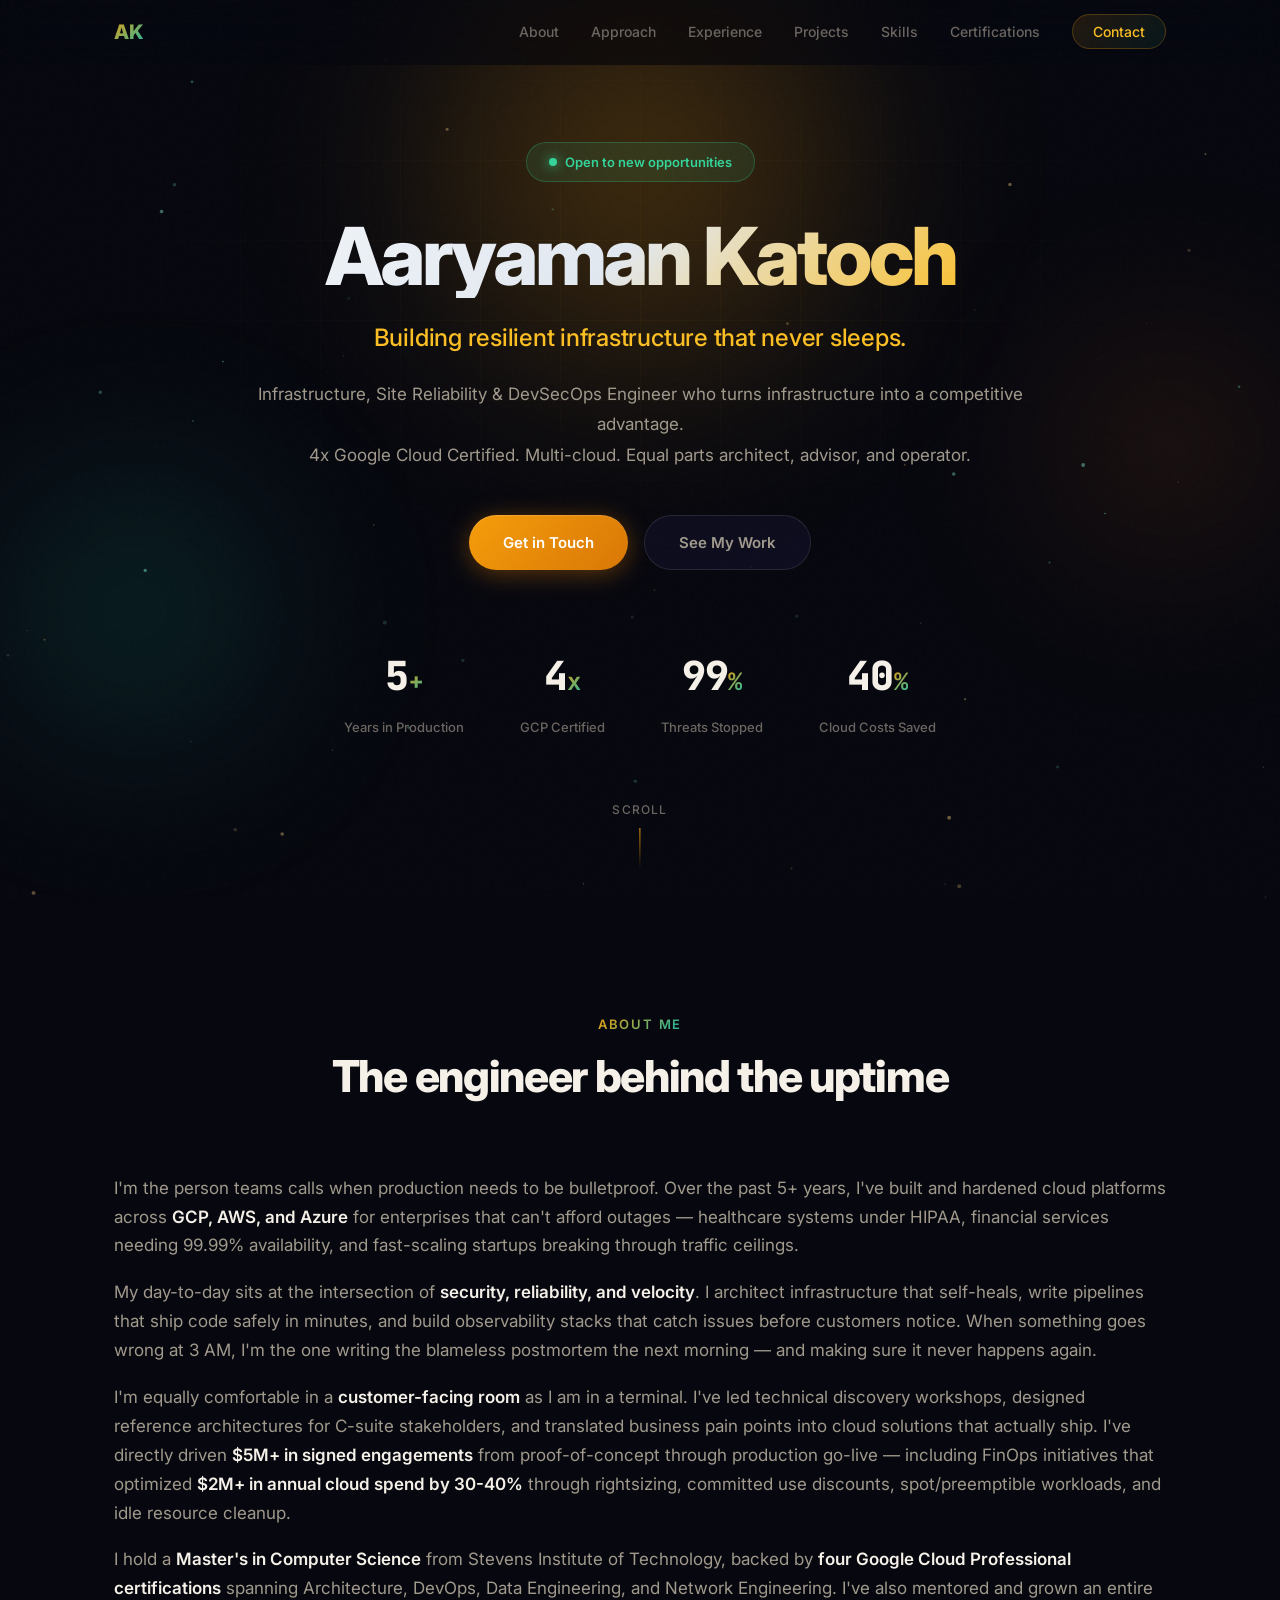
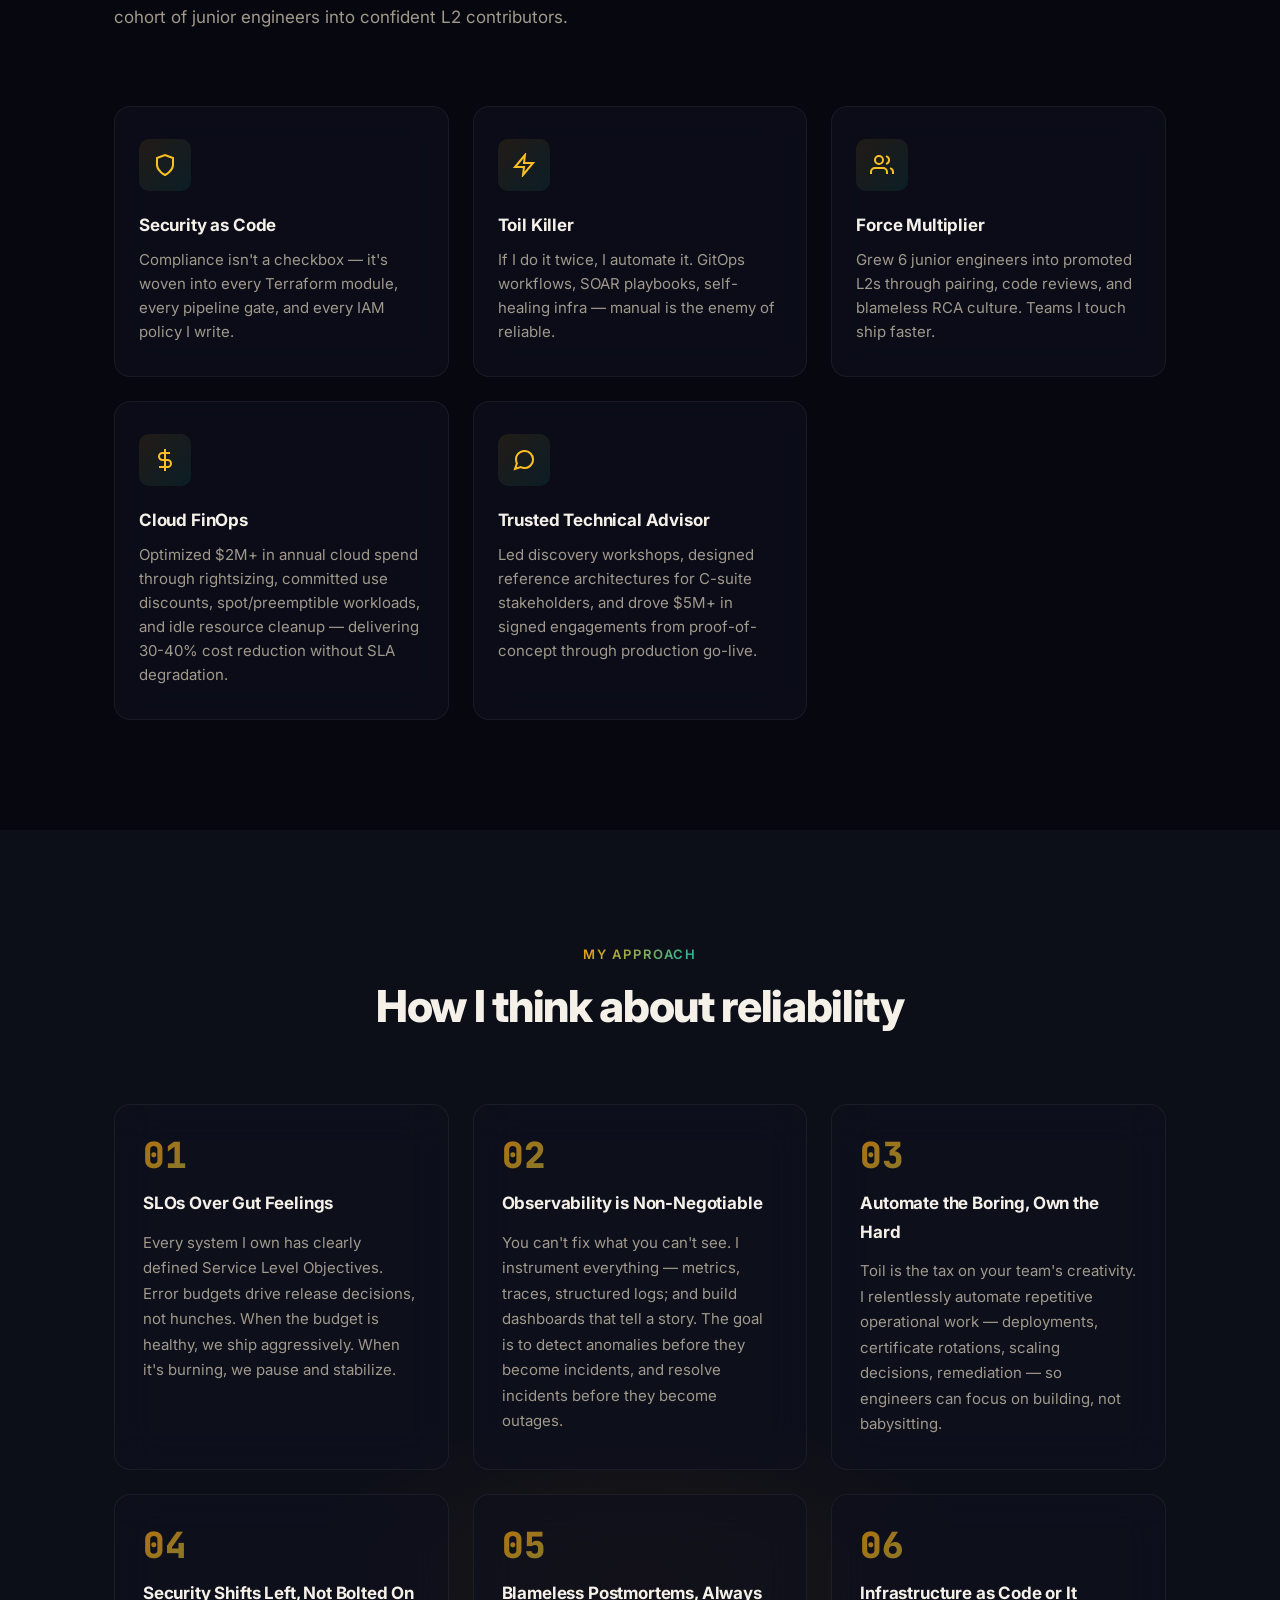
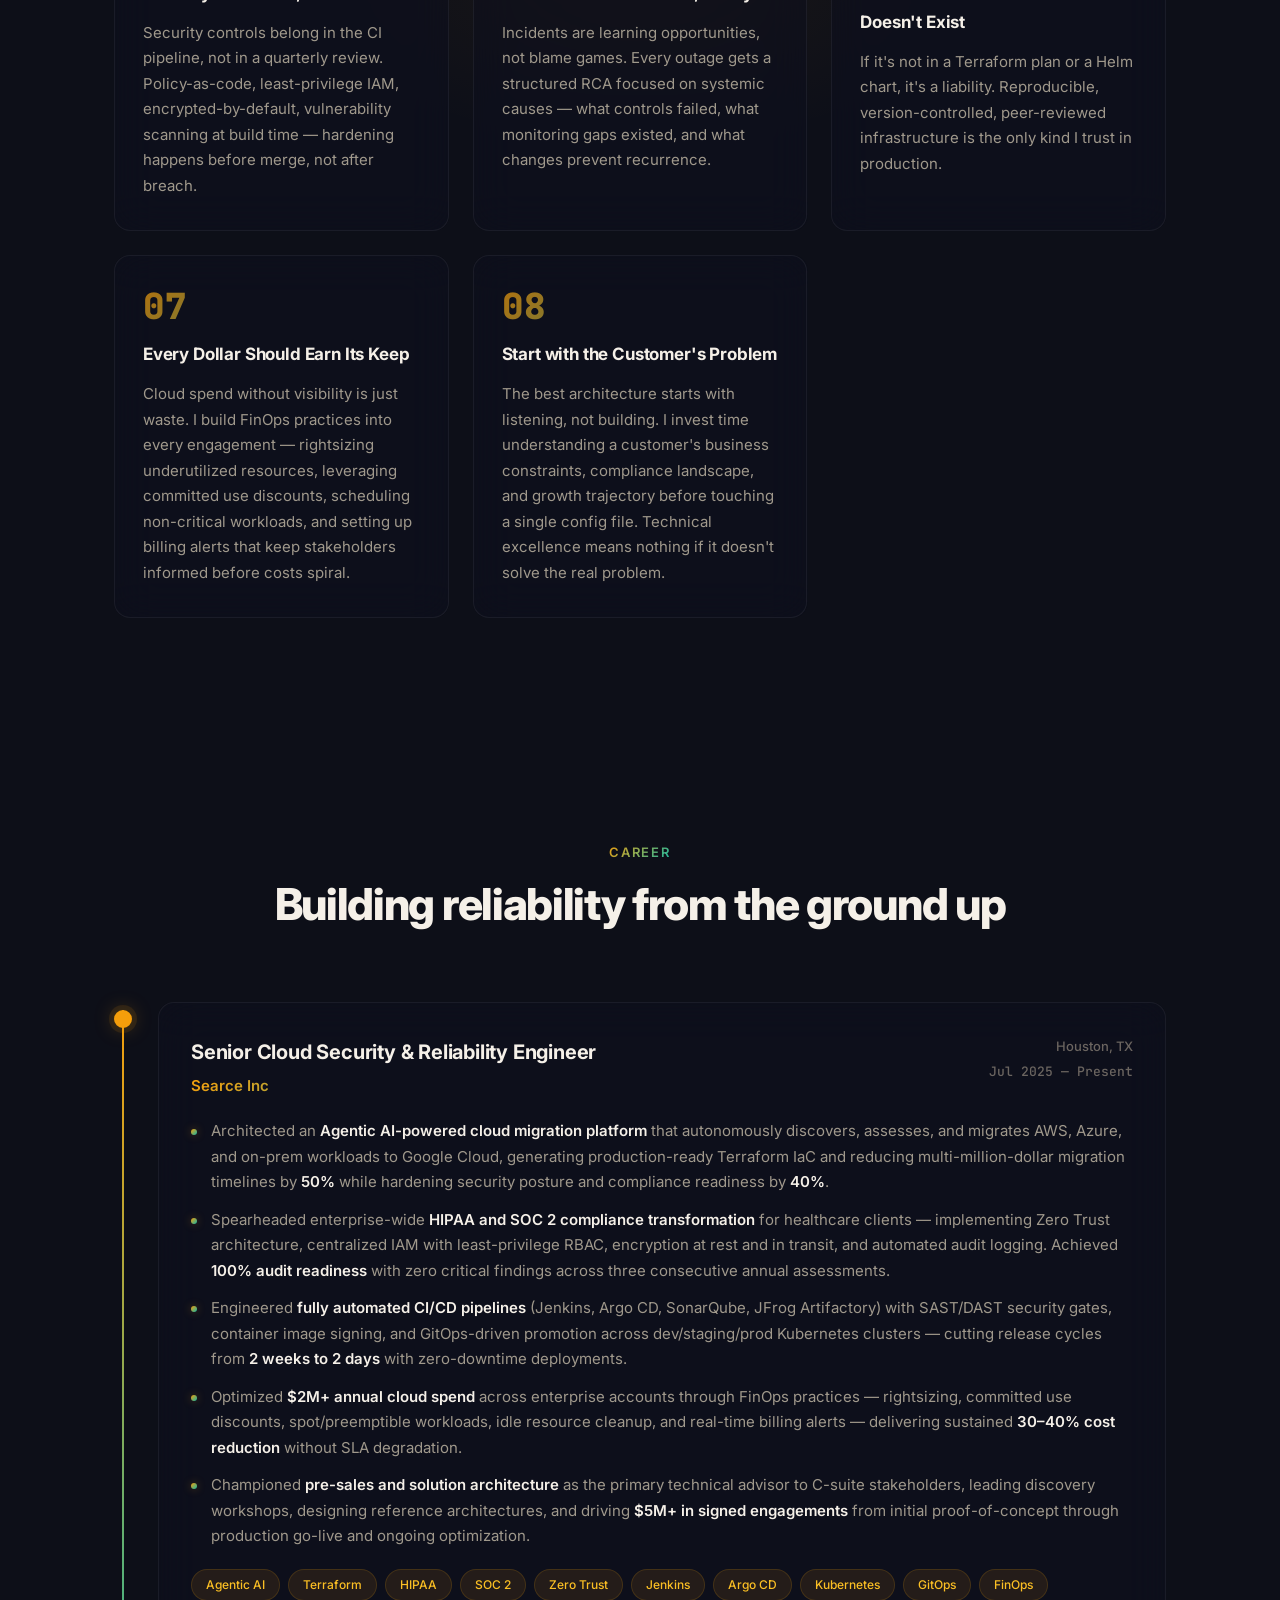
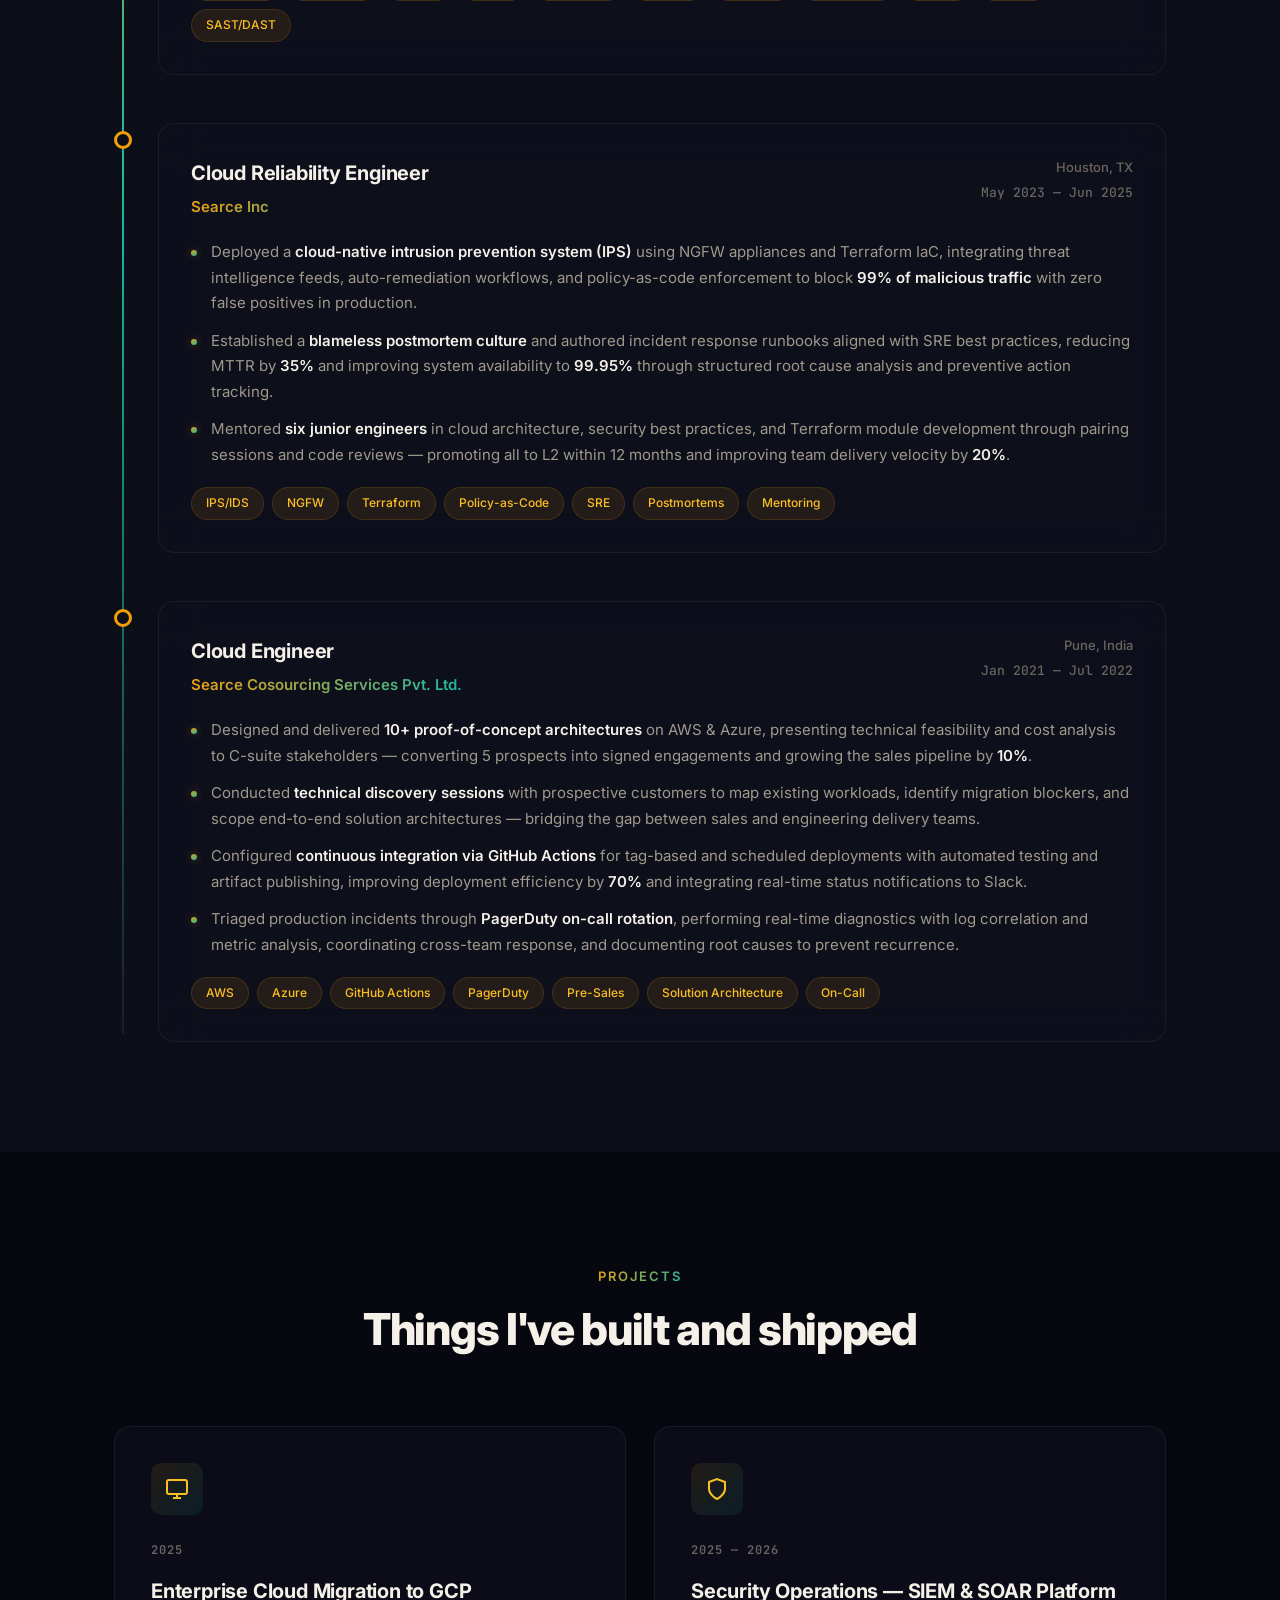
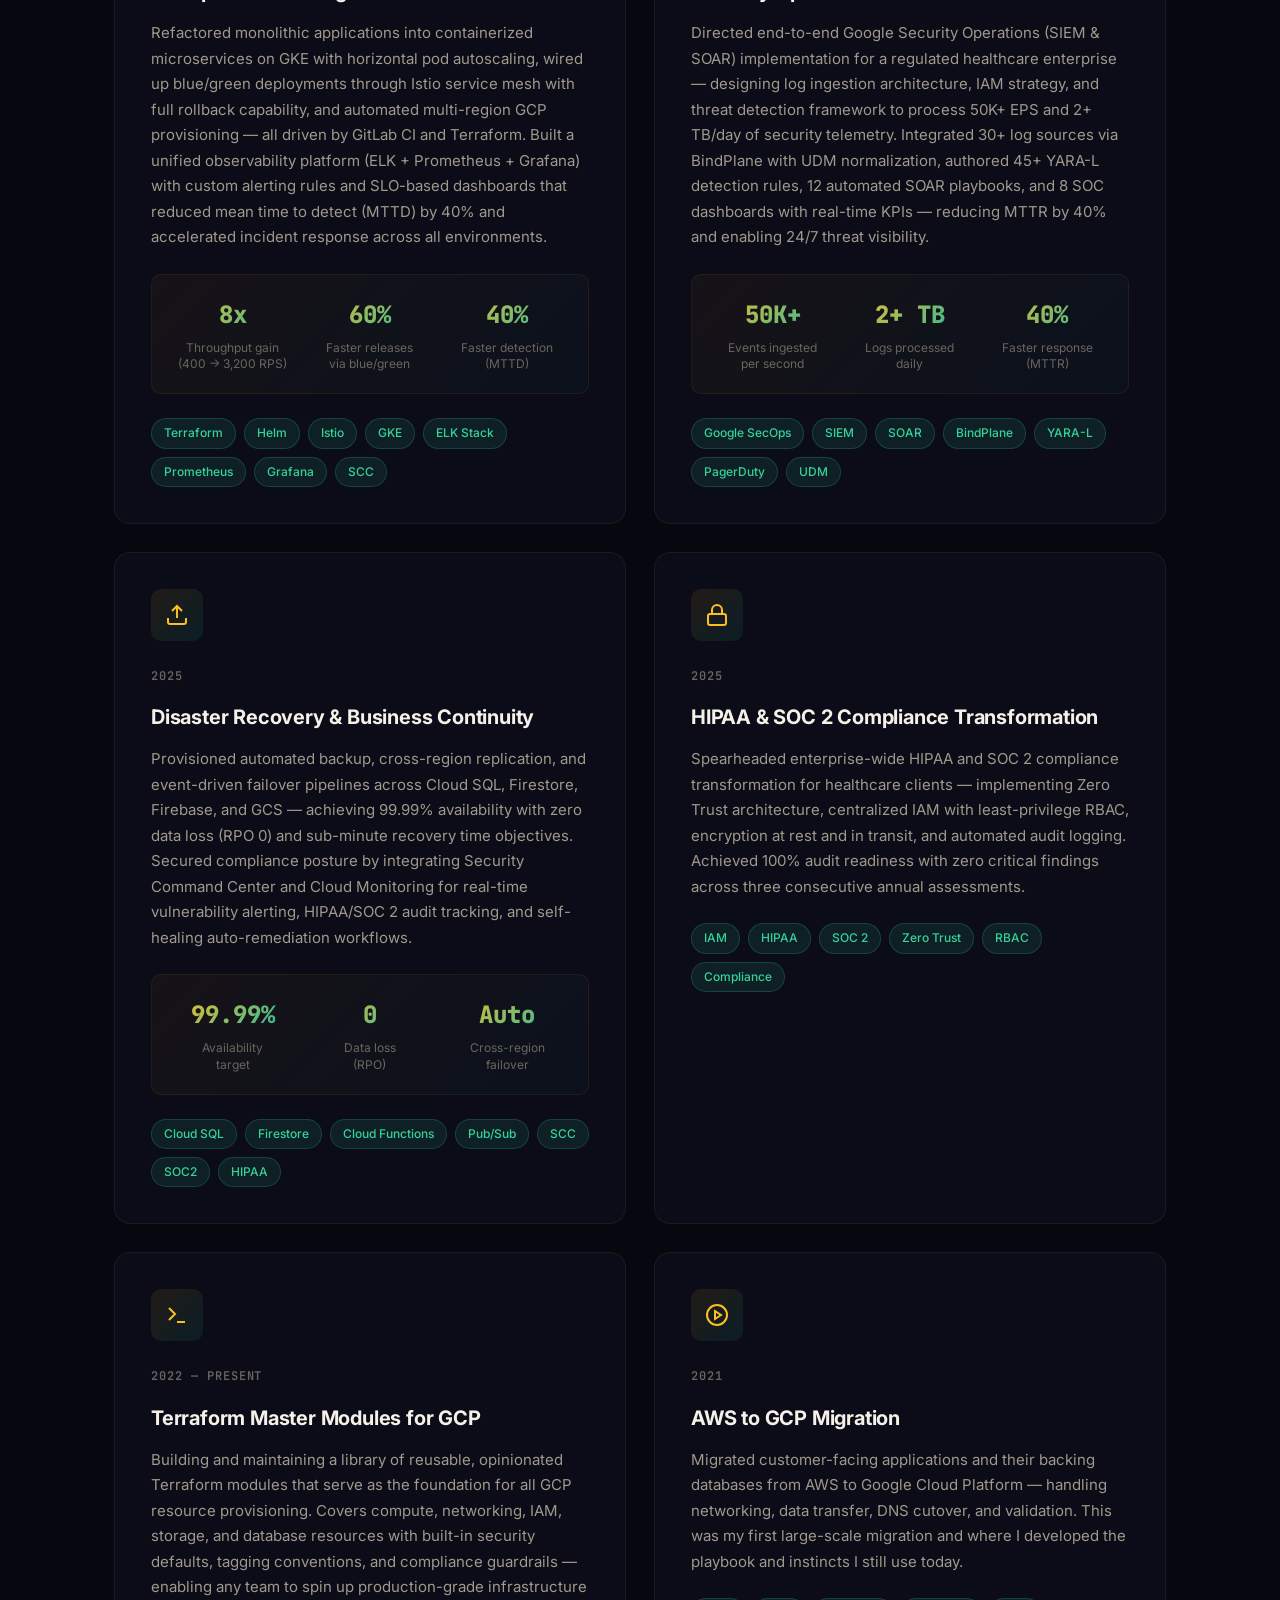
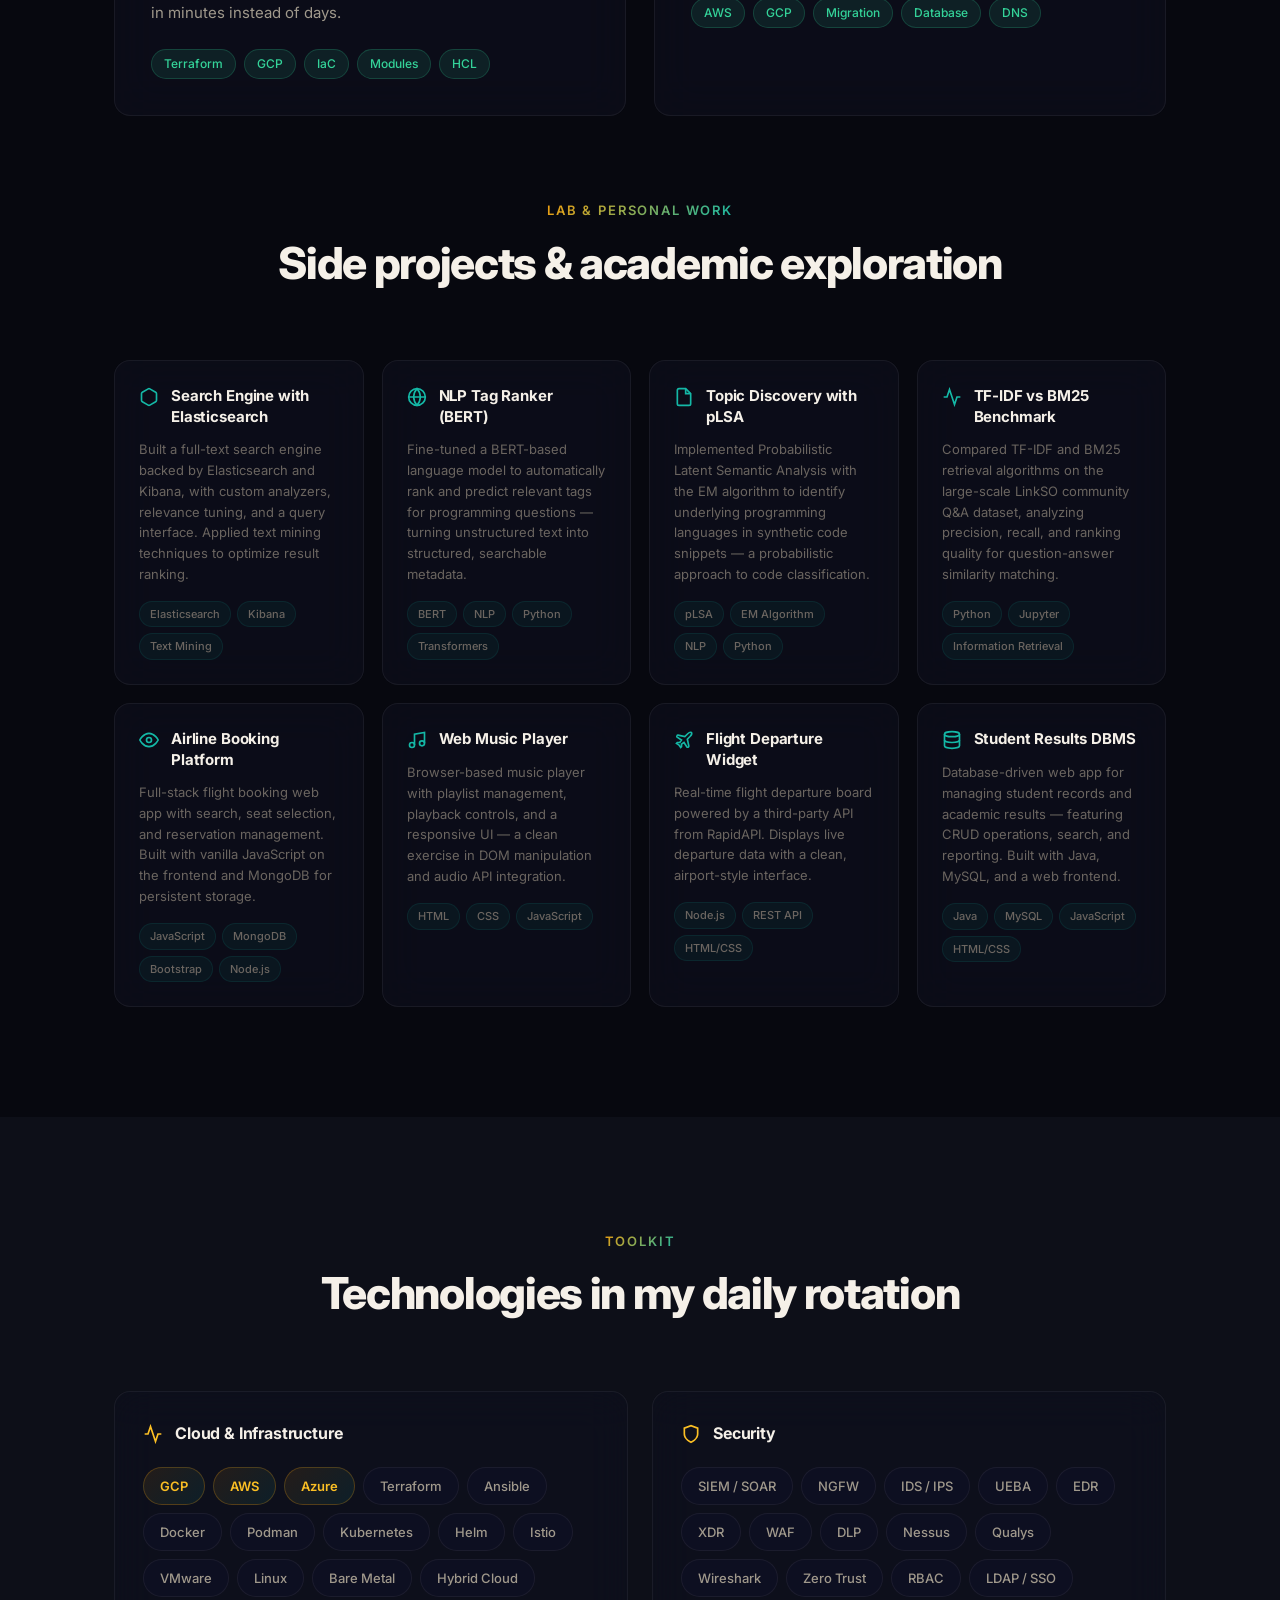
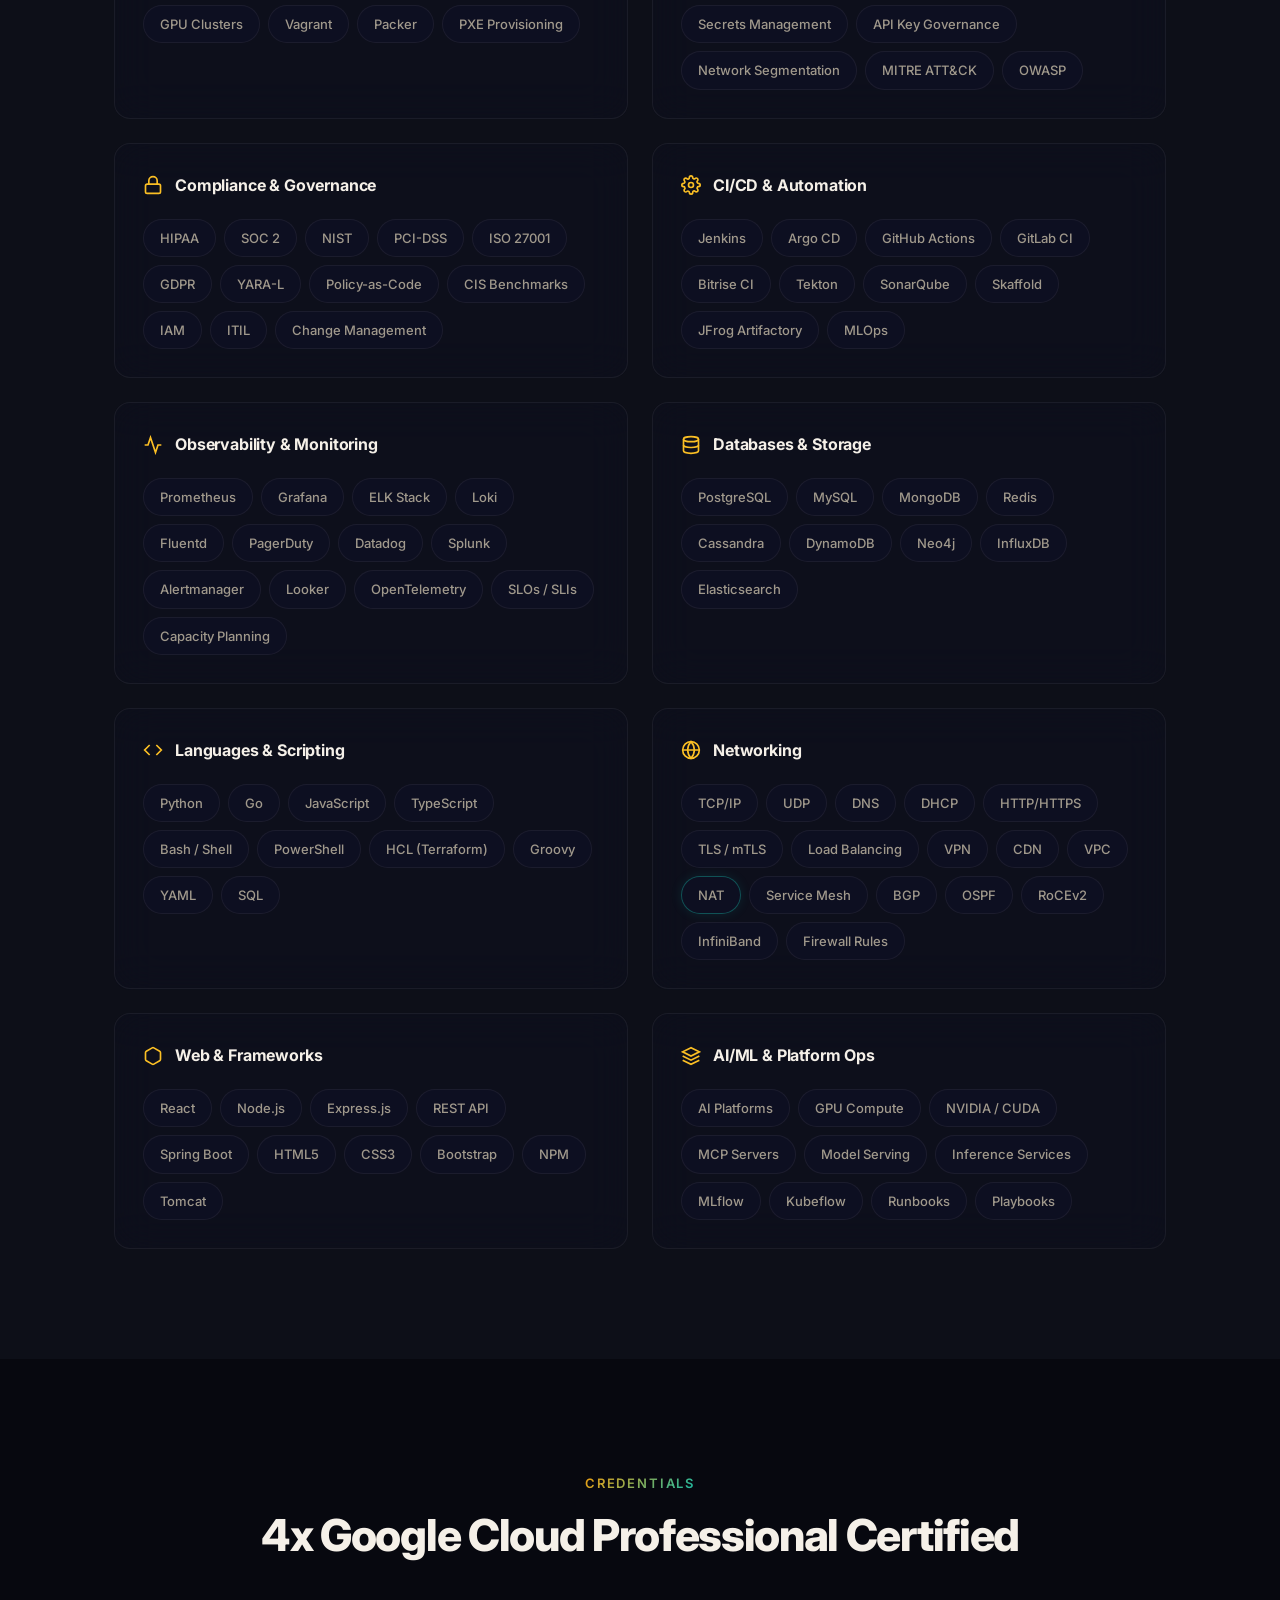
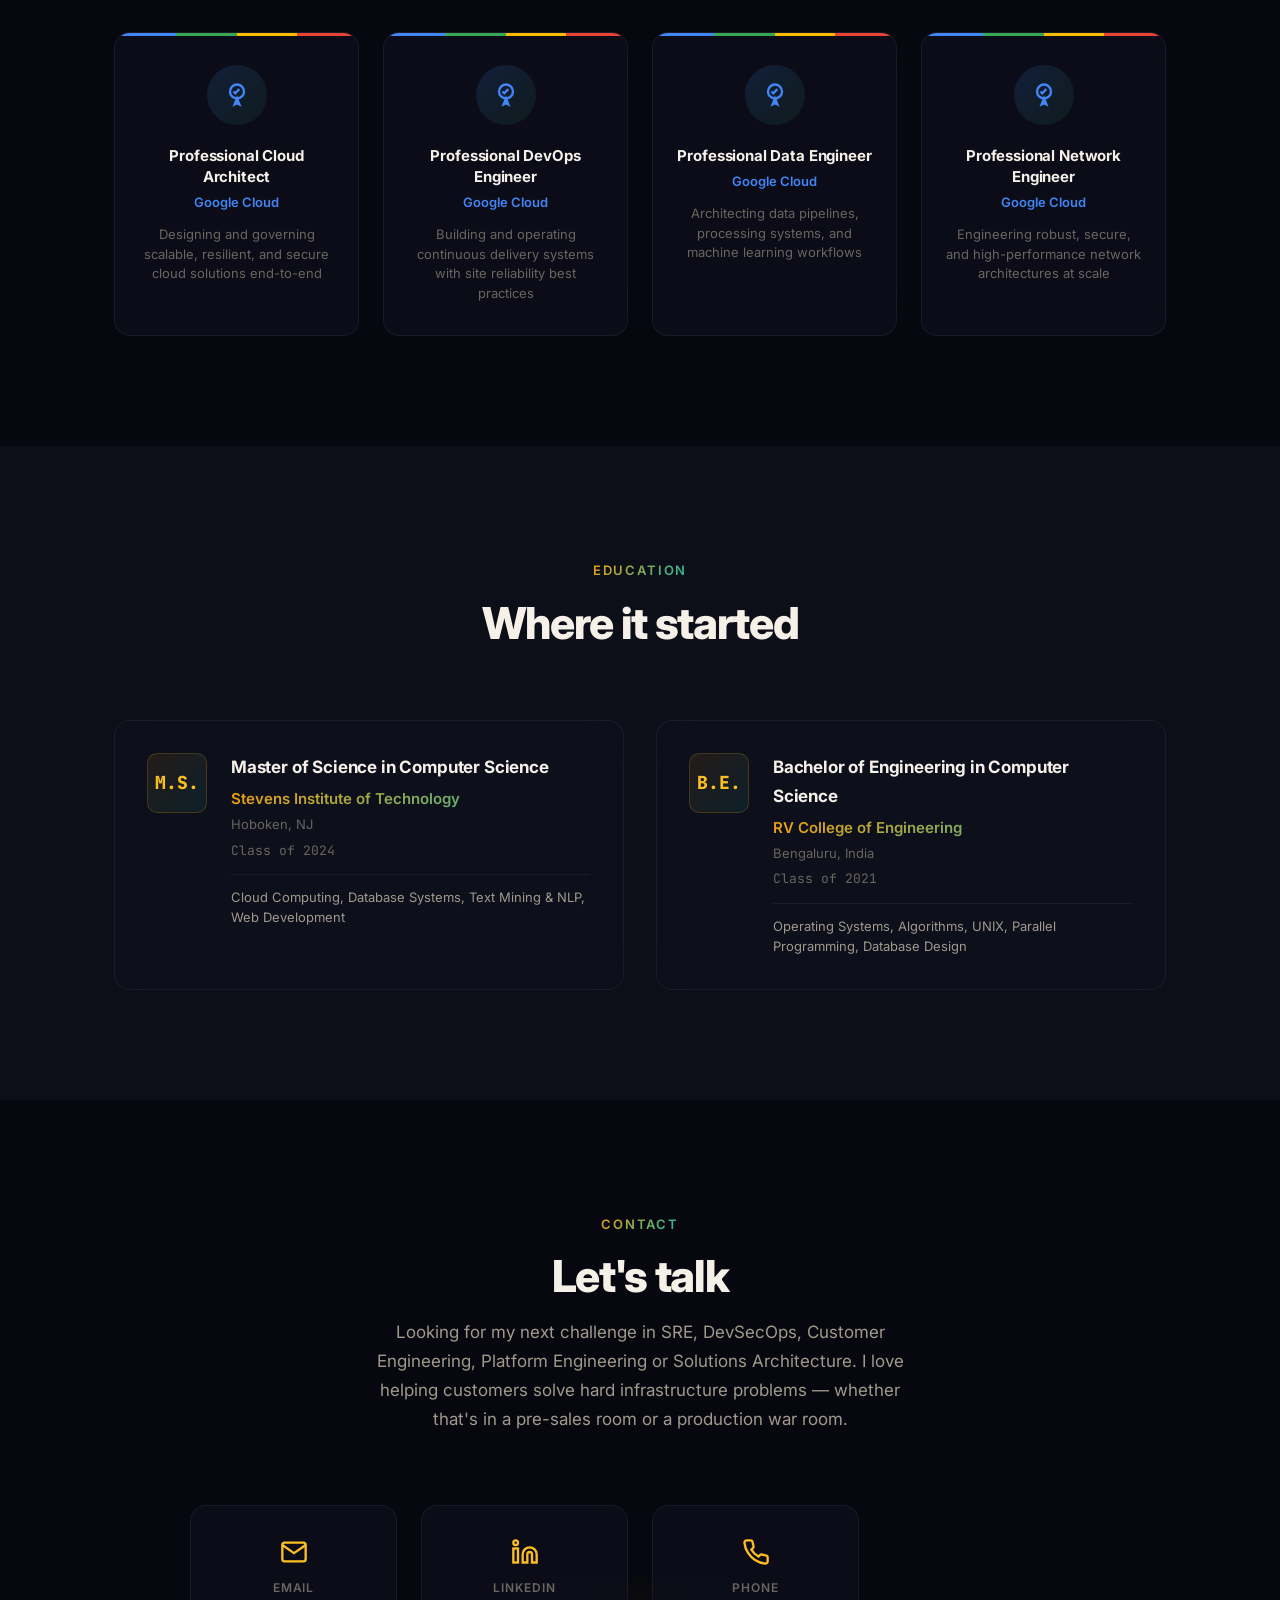
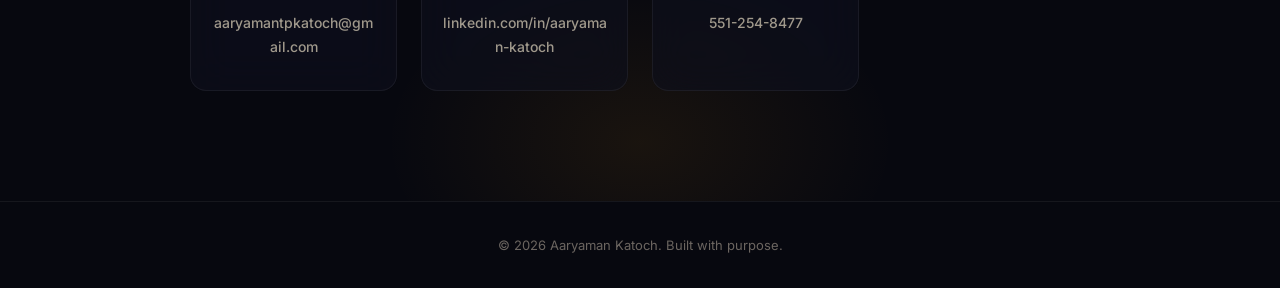
<file: index.html>
<!DOCTYPE html>
<html lang="en">
<head>
    <meta charset="UTF-8">
    <meta name="viewport" content="width=device-width, initial-scale=1.0">
    <title>Aaryaman Katoch — Senior Cloud Security & Reliability Engineer</title>
    <meta name="description" content="Cloud Security & Site Reliability Engineer with 5+ years of experience. 4x Google Cloud Certified. Specializing in solution architecture, cloud security, cost optimization, and customer-facing technical engagements.">
    <link rel="stylesheet" href="styles.css">
    <link rel="preconnect" href="https://fonts.googleapis.com">
    <link rel="preconnect" href="https://fonts.gstatic.com" crossorigin>
    <link href="https://fonts.googleapis.com/css2?family=Inter:wght@300;400;500;600;700;800&family=JetBrains+Mono:wght@400;500&display=swap" rel="stylesheet">
</head>
<body>
    <!-- Scroll Progress Bar -->
    <div class="scroll-progress"></div>

    <!-- Navigation -->
    <nav class="nav" id="nav">
        <div class="nav-container">
            <a href="#hero" class="nav-logo">AK</a>
            <button class="nav-toggle" id="navToggle" aria-label="Toggle navigation">
                <span></span>
                <span></span>
                <span></span>
            </button>
            <ul class="nav-links" id="navLinks">
                <li><a href="#about">About</a></li>
                <li><a href="#philosophy">Approach</a></li>
                <li><a href="#experience">Experience</a></li>
                <li><a href="#projects">Projects</a></li>
                <li><a href="#skills">Skills</a></li>
                <li><a href="#certifications">Certifications</a></li>
                <li><a href="#contact" class="nav-cta">Contact</a></li>
            </ul>
        </div>
    </nav>

    <!-- Hero Section -->
    <section class="hero" id="hero">
        <div class="hero-bg-grid"></div>
        <canvas id="particles" style="position:absolute;inset:0;z-index:1;pointer-events:none;"></canvas>
        <div class="hero-orb hero-orb-1"></div>
        <div class="hero-orb hero-orb-2"></div>
        <div class="hero-orb hero-orb-3"></div>
        <div class="hero-content">
            <div class="hero-badge animate-in">Open to new opportunities</div>
            <h1 class="hero-name animate-in">Aaryaman Katoch</h1>
            <p class="hero-title animate-in">Building resilient infrastructure that never sleeps.</p>
            <p class="hero-subtitle animate-in">Infrastructure, Site Reliability &amp; DevSecOps Engineer who turns infrastructure into a competitive advantage.<br>4x Google Cloud Certified. Multi-cloud. Equal parts architect, advisor, and operator.</p>
            <div class="hero-actions animate-in">
                <a href="#contact" class="btn btn-primary">Get in Touch</a>
                <a href="#projects" class="btn btn-secondary">See My Work</a>
            </div>
            <div class="hero-metrics animate-in">
                <div class="metric">
                    <span class="metric-value" data-target="5">0</span><span class="metric-suffix">+</span>
                    <span class="metric-label">Years in Production</span>
                </div>
                <div class="metric">
                    <span class="metric-value" data-target="4">0</span><span class="metric-suffix">x</span>
                    <span class="metric-label">GCP Certified</span>
                </div>
                <div class="metric">
                    <span class="metric-value" data-target="99">0</span><span class="metric-suffix">%</span>
                    <span class="metric-label">Threats Stopped</span>
                </div>
                <div class="metric">
                    <span class="metric-value" data-target="40">0</span><span class="metric-suffix">%</span>
                    <span class="metric-label">Cloud Costs Saved</span>
                </div>
            </div>
        </div>
        <div class="scroll-indicator">
            <span>Scroll</span>
            <div class="scroll-line"></div>
        </div>
    </section>

    <!-- About Section -->
    <section class="section about" id="about">
        <div class="container">
            <div class="section-header reveal">
                <span class="section-tag">About Me</span>
                <h2 class="section-title">The engineer behind the uptime</h2>
            </div>
            <div class="about-content">
                <div class="about-text reveal">
                    <p>I'm the person teams calls when production needs to be bulletproof. Over the past 5+ years, I've built and hardened cloud platforms across <strong>GCP, AWS, and Azure</strong> for enterprises that can't afford outages — healthcare systems under HIPAA, financial services needing 99.99% availability, and fast-scaling startups breaking through traffic ceilings.</p>
                    <p>My day-to-day sits at the intersection of <strong>security, reliability, and velocity</strong>. I architect infrastructure that self-heals, write pipelines that ship code safely in minutes, and build observability stacks that catch issues before customers notice. When something goes wrong at 3 AM, I'm the one writing the blameless postmortem the next morning — and making sure it never happens again.</p>
                    <p>I'm equally comfortable in a <strong>customer-facing room</strong> as I am in a terminal. I've led technical discovery workshops, designed reference architectures for C-suite stakeholders, and translated business pain points into cloud solutions that actually ship. I've directly driven <strong>$5M+ in signed engagements</strong> from proof-of-concept through production go-live — including FinOps initiatives that optimized <strong>$2M+ in annual cloud spend by 30-40%</strong> through rightsizing, committed use discounts, spot/preemptible workloads, and idle resource cleanup.</p>
                    <p>I hold a <strong>Master's in Computer Science</strong> from Stevens Institute of Technology, backed by <strong>four Google Cloud Professional certifications</strong> spanning Architecture, DevOps, Data Engineering, and Network Engineering. I've also mentored and grown an entire cohort of junior engineers into confident L2 contributors.</p>
                </div>
                <div class="about-highlights reveal">
                    <div class="highlight-card glass-card">
                        <div class="highlight-icon">
                            <svg viewBox="0 0 24 24" fill="none" stroke="currentColor" stroke-width="2"><path d="M12 22s8-4 8-10V5l-8-3-8 3v7c0 6 8 10 8 10z"/></svg>
                        </div>
                        <h3>Security as Code</h3>
                        <p>Compliance isn't a checkbox — it's woven into every Terraform module, every pipeline gate, and every IAM policy I write.</p>
                    </div>
                    <div class="highlight-card glass-card">
                        <div class="highlight-icon">
                            <svg viewBox="0 0 24 24" fill="none" stroke="currentColor" stroke-width="2"><path d="M13 2L3 14h9l-1 8 10-12h-9l1-8z"/></svg>
                        </div>
                        <h3>Toil Killer</h3>
                        <p>If I do it twice, I automate it. GitOps workflows, SOAR playbooks, self-healing infra — manual is the enemy of reliable.</p>
                    </div>
                    <div class="highlight-card glass-card">
                        <div class="highlight-icon">
                            <svg viewBox="0 0 24 24" fill="none" stroke="currentColor" stroke-width="2"><path d="M17 21v-2a4 4 0 0 0-4-4H5a4 4 0 0 0-4 4v2"/><circle cx="9" cy="7" r="4"/><path d="M23 21v-2a4 4 0 0 0-3-3.87"/><path d="M16 3.13a4 4 0 0 1 0 7.75"/></svg>
                        </div>
                        <h3>Force Multiplier</h3>
                        <p>Grew 6 junior engineers into promoted L2s through pairing, code reviews, and blameless RCA culture. Teams I touch ship faster.</p>
                    </div>
                    <div class="highlight-card glass-card">
                        <div class="highlight-icon">
                            <svg viewBox="0 0 24 24" fill="none" stroke="currentColor" stroke-width="2"><line x1="12" y1="1" x2="12" y2="23"/><path d="M17 5H9.5a3.5 3.5 0 0 0 0 7h5a3.5 3.5 0 0 1 0 7H6"/></svg>
                        </div>
                        <h3>Cloud FinOps</h3>
                        <p>Optimized $2M+ in annual cloud spend through rightsizing, committed use discounts, spot/preemptible workloads, and idle resource cleanup — delivering 30-40% cost reduction without SLA degradation.</p>
                    </div>
                    <div class="highlight-card glass-card">
                        <div class="highlight-icon">
                            <svg viewBox="0 0 24 24" fill="none" stroke="currentColor" stroke-width="2"><path d="M21 11.5a8.38 8.38 0 0 1-.9 3.8 8.5 8.5 0 0 1-7.6 4.7 8.38 8.38 0 0 1-3.8-.9L3 21l1.9-5.7a8.38 8.38 0 0 1-.9-3.8 8.5 8.5 0 0 1 4.7-7.6 8.38 8.38 0 0 1 3.8-.9h.5a8.48 8.48 0 0 1 8 8v.5z"/></svg>
                        </div>
                        <h3>Trusted Technical Advisor</h3>
                        <p>Led discovery workshops, designed reference architectures for C-suite stakeholders, and drove $5M+ in signed engagements from proof-of-concept through production go-live.</p>
                    </div>
                </div>
            </div>
        </div>
    </section>

    <!-- SRE Philosophy Section -->
    <section class="section philosophy" id="philosophy">
        <div class="container">
            <div class="section-header reveal">
                <span class="section-tag">My Approach</span>
                <h2 class="section-title">How I think about reliability</h2>
            </div>
            <div class="philosophy-grid reveal-stagger">
                <div class="philosophy-card glass-card reveal">
                    <div class="philosophy-number">01</div>
                    <h3>SLOs Over Gut Feelings</h3>
                    <p>Every system I own has clearly defined Service Level Objectives. Error budgets drive release decisions, not hunches. When the budget is healthy, we ship aggressively. When it's burning, we pause and stabilize.</p>
                </div>
                <div class="philosophy-card glass-card reveal">
                    <div class="philosophy-number">02</div>
                    <h3>Observability is Non-Negotiable</h3>
                    <p>You can't fix what you can't see. I instrument everything — metrics, traces, structured logs; and build dashboards that tell a story. The goal is to detect anomalies before they become incidents, and resolve incidents before they become outages.</p>
                </div>
                <div class="philosophy-card glass-card reveal">
                    <div class="philosophy-number">03</div>
                    <h3>Automate the Boring, Own the Hard</h3>
                    <p>Toil is the tax on your team's creativity. I relentlessly automate repetitive operational work — deployments, certificate rotations, scaling decisions, remediation — so engineers can focus on building, not babysitting.</p>
                </div>
                <div class="philosophy-card glass-card reveal">
                    <div class="philosophy-number">04</div>
                    <h3>Security Shifts Left, Not Bolted On</h3>
                    <p>Security controls belong in the CI pipeline, not in a quarterly review. Policy-as-code, least-privilege IAM, encrypted-by-default, vulnerability scanning at build time — hardening happens before merge, not after breach.</p>
                </div>
                <div class="philosophy-card glass-card reveal">
                    <div class="philosophy-number">05</div>
                    <h3>Blameless Postmortems, Always</h3>
                    <p>Incidents are learning opportunities, not blame games. Every outage gets a structured RCA focused on systemic causes — what controls failed, what monitoring gaps existed, and what changes prevent recurrence.</p>
                </div>
                <div class="philosophy-card glass-card reveal">
                    <div class="philosophy-number">06</div>
                    <h3>Infrastructure as Code or It Doesn't Exist</h3>
                    <p>If it's not in a Terraform plan or a Helm chart, it's a liability. Reproducible, version-controlled, peer-reviewed infrastructure is the only kind I trust in production.</p>
                </div>
                <div class="philosophy-card glass-card reveal">
                    <div class="philosophy-number">07</div>
                    <h3>Every Dollar Should Earn Its Keep</h3>
                    <p>Cloud spend without visibility is just waste. I build FinOps practices into every engagement — rightsizing underutilized resources, leveraging committed use discounts, scheduling non-critical workloads, and setting up billing alerts that keep stakeholders informed before costs spiral.</p>
                </div>
                <div class="philosophy-card glass-card reveal">
                    <div class="philosophy-number">08</div>
                    <h3>Start with the Customer's Problem</h3>
                    <p>The best architecture starts with listening, not building. I invest time understanding a customer's business constraints, compliance landscape, and growth trajectory before touching a single config file. Technical excellence means nothing if it doesn't solve the real problem.</p>
                </div>
            </div>
        </div>
    </section>

    <!-- Experience Section -->
    <section class="section experience" id="experience">
        <div class="container">
            <div class="section-header reveal">
                <span class="section-tag">Career</span>
                <h2 class="section-title">Building reliability from the ground up</h2>
            </div>
            <div class="timeline">
                <!-- Senior Cloud Security & Reliability Engineer -->
                <div class="timeline-item reveal">
                    <div class="timeline-marker"></div>
                    <div class="timeline-content glass-card">
                        <div class="timeline-header">
                            <div>
                                <h3 class="timeline-role">Senior Cloud Security &amp; Reliability Engineer</h3>
                                <p class="timeline-company">Searce Inc</p>
                            </div>
                            <div class="timeline-meta">
                                <span class="timeline-location">Houston, TX</span>
                                <span class="timeline-date">Jul 2025 — Present</span>
                            </div>
                        </div>
                        <ul class="timeline-details">
                            <li>Architected an <strong>Agentic AI-powered cloud migration platform</strong> that autonomously discovers, assesses, and migrates AWS, Azure, and on-prem workloads to Google Cloud, generating production-ready Terraform IaC and reducing multi-million-dollar migration timelines by <strong>50%</strong> while hardening security posture and compliance readiness by <strong>40%</strong>.</li>
                            <li>Spearheaded enterprise-wide <strong>HIPAA and SOC 2 compliance transformation</strong> for healthcare clients — implementing Zero Trust architecture, centralized IAM with least-privilege RBAC, encryption at rest and in transit, and automated audit logging. Achieved <strong>100% audit readiness</strong> with zero critical findings across three consecutive annual assessments.</li>
                            <li>Engineered <strong>fully automated CI/CD pipelines</strong> (Jenkins, Argo CD, SonarQube, JFrog Artifactory) with SAST/DAST security gates, container image signing, and GitOps-driven promotion across dev/staging/prod Kubernetes clusters — cutting release cycles from <strong>2 weeks to 2 days</strong> with zero-downtime deployments.</li>
                            <li>Optimized <strong>$2M+ annual cloud spend</strong> across enterprise accounts through FinOps practices — rightsizing, committed use discounts, spot/preemptible workloads, idle resource cleanup, and real-time billing alerts — delivering sustained <strong>30–40% cost reduction</strong> without SLA degradation.</li>
                            <li>Championed <strong>pre-sales and solution architecture</strong> as the primary technical advisor to C-suite stakeholders, leading discovery workshops, designing reference architectures, and driving <strong>$5M+ in signed engagements</strong> from initial proof-of-concept through production go-live and ongoing optimization.</li>
                        </ul>
                        <div class="timeline-tags">
                            <span>Agentic AI</span><span>Terraform</span><span>HIPAA</span><span>SOC 2</span><span>Zero Trust</span><span>Jenkins</span><span>Argo CD</span><span>Kubernetes</span><span>GitOps</span><span>FinOps</span><span>SAST/DAST</span>
                        </div>
                    </div>
                </div>

                <!-- Cloud Reliability Engineer -->
                <div class="timeline-item reveal">
                    <div class="timeline-marker"></div>
                    <div class="timeline-content glass-card">
                        <div class="timeline-header">
                            <div>
                                <h3 class="timeline-role">Cloud Reliability Engineer</h3>
                                <p class="timeline-company">Searce Inc</p>
                            </div>
                            <div class="timeline-meta">
                                <span class="timeline-location">Houston, TX</span>
                                <span class="timeline-date">May 2023 — Jun 2025</span>
                            </div>
                        </div>
                        <ul class="timeline-details">
                            <li>Deployed a <strong>cloud-native intrusion prevention system (IPS)</strong> using NGFW appliances and Terraform IaC, integrating threat intelligence feeds, auto-remediation workflows, and policy-as-code enforcement to block <strong>99% of malicious traffic</strong> with zero false positives in production.</li>
                            <li>Established a <strong>blameless postmortem culture</strong> and authored incident response runbooks aligned with SRE best practices, reducing MTTR by <strong>35%</strong> and improving system availability to <strong>99.95%</strong> through structured root cause analysis and preventive action tracking.</li>
                            <li>Mentored <strong>six junior engineers</strong> in cloud architecture, security best practices, and Terraform module development through pairing sessions and code reviews — promoting all to L2 within 12 months and improving team delivery velocity by <strong>20%</strong>.</li>
                        </ul>
                        <div class="timeline-tags">
                            <span>IPS/IDS</span><span>NGFW</span><span>Terraform</span><span>Policy-as-Code</span><span>SRE</span><span>Postmortems</span><span>Mentoring</span>
                        </div>
                    </div>
                </div>

                <!-- Cloud Engineer -->
                <div class="timeline-item reveal">
                    <div class="timeline-marker"></div>
                    <div class="timeline-content glass-card">
                        <div class="timeline-header">
                            <div>
                                <h3 class="timeline-role">Cloud Engineer</h3>
                                <p class="timeline-company">Searce Cosourcing Services Pvt. Ltd.</p>
                            </div>
                            <div class="timeline-meta">
                                <span class="timeline-location">Pune, India</span>
                                <span class="timeline-date">Jan 2021 — Jul 2022</span>
                            </div>
                        </div>
                        <ul class="timeline-details">
                            <li>Designed and delivered <strong>10+ proof-of-concept architectures</strong> on AWS &amp; Azure, presenting technical feasibility and cost analysis to C-suite stakeholders — converting 5 prospects into signed engagements and growing the sales pipeline by <strong>10%</strong>.</li>
                            <li>Conducted <strong>technical discovery sessions</strong> with prospective customers to map existing workloads, identify migration blockers, and scope end-to-end solution architectures — bridging the gap between sales and engineering delivery teams.</li>
                            <li>Configured <strong>continuous integration via GitHub Actions</strong> for tag-based and scheduled deployments with automated testing and artifact publishing, improving deployment efficiency by <strong>70%</strong> and integrating real-time status notifications to Slack.</li>
                            <li>Triaged production incidents through <strong>PagerDuty on-call rotation</strong>, performing real-time diagnostics with log correlation and metric analysis, coordinating cross-team response, and documenting root causes to prevent recurrence.</li>
                        </ul>
                        <div class="timeline-tags">
                            <span>AWS</span><span>Azure</span><span>GitHub Actions</span><span>PagerDuty</span><span>Pre-Sales</span><span>Solution Architecture</span><span>On-Call</span>
                        </div>
                    </div>
                </div>
            </div>
        </div>
    </section>

    <!-- Featured Projects Section -->
    <section class="section projects" id="projects">
        <div class="container">
            <div class="section-header reveal">
                <span class="section-tag">Projects</span>
                <h2 class="section-title">Things I've built and shipped</h2>
            </div>

            <!-- Featured Projects -->
            <div class="projects-grid reveal-stagger">
                <div class="project-card project-featured glass-card reveal">
                    <div class="project-icon">
                        <svg viewBox="0 0 24 24" fill="none" stroke="currentColor" stroke-width="2"><rect x="2" y="3" width="20" height="14" rx="2" ry="2"/><line x1="8" y1="21" x2="16" y2="21"/><line x1="12" y1="17" x2="12" y2="21"/></svg>
                    </div>
                    <span class="project-date">2025</span>
                    <h3>Enterprise Cloud Migration to GCP</h3>
                    <p>Refactored monolithic applications into containerized microservices on GKE with horizontal pod autoscaling, wired up blue/green deployments through Istio service mesh with full rollback capability, and automated multi-region GCP provisioning — all driven by GitLab CI and Terraform. Built a unified observability platform (ELK + Prometheus + Grafana) with custom alerting rules and SLO-based dashboards that reduced mean time to detect (MTTD) by 40% and accelerated incident response across all environments.</p>
                    <div class="project-metrics">
                        <div class="project-metric">
                            <span class="project-metric-value">8x</span>
                            <span class="project-metric-label">Throughput gain<br>(400 → 3,200 RPS)</span>
                        </div>
                        <div class="project-metric">
                            <span class="project-metric-value">60%</span>
                            <span class="project-metric-label">Faster releases<br>via blue/green</span>
                        </div>
                        <div class="project-metric">
                            <span class="project-metric-value">40%</span>
                            <span class="project-metric-label">Faster detection<br>(MTTD)</span>
                        </div>
                    </div>
                    <div class="project-tags">
                        <span>Terraform</span><span>Helm</span><span>Istio</span><span>GKE</span><span>ELK Stack</span><span>Prometheus</span><span>Grafana</span><span>SCC</span>
                    </div>
                </div>

                <div class="project-card project-featured glass-card reveal">
                    <div class="project-icon">
                        <svg viewBox="0 0 24 24" fill="none" stroke="currentColor" stroke-width="2"><path d="M12 22s8-4 8-10V5l-8-3-8 3v7c0 6 8 10 8 10z"/></svg>
                    </div>
                    <span class="project-date">2025 — 2026</span>
                    <h3>Security Operations — SIEM &amp; SOAR Platform</h3>
                    <p>Directed end-to-end Google Security Operations (SIEM &amp; SOAR) implementation for a regulated healthcare enterprise — designing log ingestion architecture, IAM strategy, and threat detection framework to process 50K+ EPS and 2+ TB/day of security telemetry. Integrated 30+ log sources via BindPlane with UDM normalization, authored 45+ YARA-L detection rules, 12 automated SOAR playbooks, and 8 SOC dashboards with real-time KPIs — reducing MTTR by 40% and enabling 24/7 threat visibility.</p>
                    <div class="project-metrics">
                        <div class="project-metric">
                            <span class="project-metric-value">50K+</span>
                            <span class="project-metric-label">Events ingested<br>per second</span>
                        </div>
                        <div class="project-metric">
                            <span class="project-metric-value">2+ TB</span>
                            <span class="project-metric-label">Logs processed<br>daily</span>
                        </div>
                        <div class="project-metric">
                            <span class="project-metric-value">40%</span>
                            <span class="project-metric-label">Faster response<br>(MTTR)</span>
                        </div>
                    </div>
                    <div class="project-tags">
                        <span>Google SecOps</span><span>SIEM</span><span>SOAR</span><span>BindPlane</span><span>YARA-L</span><span>PagerDuty</span><span>UDM</span>
                    </div>
                </div>

                <div class="project-card project-featured glass-card reveal">
                    <div class="project-icon">
                        <svg viewBox="0 0 24 24" fill="none" stroke="currentColor" stroke-width="2"><path d="M21 15v4a2 2 0 0 1-2 2H5a2 2 0 0 1-2-2v-4"/><polyline points="17 8 12 3 7 8"/><line x1="12" y1="3" x2="12" y2="15"/></svg>
                    </div>
                    <span class="project-date">2025</span>
                    <h3>Disaster Recovery &amp; Business Continuity</h3>
                    <p>Provisioned automated backup, cross-region replication, and event-driven failover pipelines across Cloud SQL, Firestore, Firebase, and GCS — achieving 99.99% availability with zero data loss (RPO 0) and sub-minute recovery time objectives. Secured compliance posture by integrating Security Command Center and Cloud Monitoring for real-time vulnerability alerting, HIPAA/SOC 2 audit tracking, and self-healing auto-remediation workflows.</p>
                    <div class="project-metrics">
                        <div class="project-metric">
                            <span class="project-metric-value">99.99%</span>
                            <span class="project-metric-label">Availability<br>target</span>
                        </div>
                        <div class="project-metric">
                            <span class="project-metric-value">0</span>
                            <span class="project-metric-label">Data loss<br>(RPO)</span>
                        </div>
                        <div class="project-metric">
                            <span class="project-metric-value">Auto</span>
                            <span class="project-metric-label">Cross-region<br>failover</span>
                        </div>
                    </div>
                    <div class="project-tags">
                        <span>Cloud SQL</span><span>Firestore</span><span>Cloud Functions</span><span>Pub/Sub</span><span>SCC</span><span>SOC2</span><span>HIPAA</span>
                    </div>
                </div>

                <div class="project-card project-featured glass-card reveal">
                    <div class="project-icon">
                        <svg viewBox="0 0 24 24" fill="none" stroke="currentColor" stroke-width="2"><rect x="3" y="11" width="18" height="11" rx="2" ry="2"/><path d="M7 11V7a5 5 0 0 1 10 0v4"/></svg>
                    </div>
                    <span class="project-date">2025</span>
                    <h3>HIPAA &amp; SOC 2 Compliance Transformation</h3>
                    <p>Spearheaded enterprise-wide HIPAA and SOC 2 compliance transformation for healthcare clients — implementing Zero Trust architecture, centralized IAM with least-privilege RBAC, encryption at rest and in transit, and automated audit logging. Achieved 100% audit readiness with zero critical findings across three consecutive annual assessments.</p>
                    <div class="project-tags">
                        <span>IAM</span><span>HIPAA</span><span>SOC 2</span><span>Zero Trust</span><span>RBAC</span><span>Compliance</span>
                    </div>
                </div>

                <div class="project-card project-featured glass-card reveal">
                    <div class="project-icon">
                        <svg viewBox="0 0 24 24" fill="none" stroke="currentColor" stroke-width="2"><polyline points="4 17 10 11 4 5"/><line x1="12" y1="19" x2="20" y2="19"/></svg>
                    </div>
                    <span class="project-date">2022 — Present</span>
                    <h3>Terraform Master Modules for GCP</h3>
                    <p>Building and maintaining a library of reusable, opinionated Terraform modules that serve as the foundation for all GCP resource provisioning. Covers compute, networking, IAM, storage, and database resources with built-in security defaults, tagging conventions, and compliance guardrails — enabling any team to spin up production-grade infrastructure in minutes instead of days.</p>
                    <div class="project-tags">
                        <span>Terraform</span><span>GCP</span><span>IaC</span><span>Modules</span><span>HCL</span>
                    </div>
                </div>

                <div class="project-card project-featured glass-card reveal">
                    <div class="project-icon">
                        <svg viewBox="0 0 24 24" fill="none" stroke="currentColor" stroke-width="2"><circle cx="12" cy="12" r="10"/><polygon points="10 8 16 12 10 16 10 8"/></svg>
                    </div>
                    <span class="project-date">2021</span>
                    <h3>AWS to GCP Migration</h3>
                    <p>Migrated customer-facing applications and their backing databases from AWS to Google Cloud Platform — handling networking, data transfer, DNS cutover, and validation. This was my first large-scale migration and where I developed the playbook and instincts I still use today.</p>
                    <div class="project-tags">
                        <span>AWS</span><span>GCP</span><span>Migration</span><span>Database</span><span>DNS</span>
                    </div>
                </div>
            </div>

            <!-- Academic & Personal Projects -->
            <div class="section-header reveal" style="margin-top: 80px;">
                <span class="section-tag">Lab &amp; Personal Work</span>
                <h2 class="section-title">Side projects &amp; academic exploration</h2>
            </div>
            <div class="mini-projects-grid reveal-stagger">
                <div class="mini-project-card glass-card reveal">
                    <div class="mini-project-header">
                        <svg viewBox="0 0 24 24" fill="none" stroke="currentColor" stroke-width="2"><path d="M21 16V8a2 2 0 0 0-1-1.73l-7-4a2 2 0 0 0-2 0l-7 4A2 2 0 0 0 3 8v8a2 2 0 0 0 1 1.73l7 4a2 2 0 0 0 2 0l7-4A2 2 0 0 0 21 16z"/></svg>
                        <h3>Search Engine with Elasticsearch</h3>
                    </div>
                    <p>Built a full-text search engine backed by Elasticsearch and Kibana, with custom analyzers, relevance tuning, and a query interface. Applied text mining techniques to optimize result ranking.</p>
                    <div class="mini-project-tags">
                        <span>Elasticsearch</span><span>Kibana</span><span>Text Mining</span>
                    </div>
                </div>
                <div class="mini-project-card glass-card reveal">
                    <div class="mini-project-header">
                        <svg viewBox="0 0 24 24" fill="none" stroke="currentColor" stroke-width="2"><circle cx="12" cy="12" r="10"/><line x1="2" y1="12" x2="22" y2="12"/><path d="M12 2a15.3 15.3 0 0 1 4 10 15.3 15.3 0 0 1-4 10 15.3 15.3 0 0 1-4-10 15.3 15.3 0 0 1 4-10z"/></svg>
                        <h3>NLP Tag Ranker (BERT)</h3>
                    </div>
                    <p>Fine-tuned a BERT-based language model to automatically rank and predict relevant tags for programming questions — turning unstructured text into structured, searchable metadata.</p>
                    <div class="mini-project-tags">
                        <span>BERT</span><span>NLP</span><span>Python</span><span>Transformers</span>
                    </div>
                </div>
                <div class="mini-project-card glass-card reveal">
                    <div class="mini-project-header">
                        <svg viewBox="0 0 24 24" fill="none" stroke="currentColor" stroke-width="2"><path d="M14 2H6a2 2 0 0 0-2 2v16a2 2 0 0 0 2 2h12a2 2 0 0 0 2-2V8z"/><polyline points="14 2 14 8 20 8"/></svg>
                        <h3>Topic Discovery with pLSA</h3>
                    </div>
                    <p>Implemented Probabilistic Latent Semantic Analysis with the EM algorithm to identify underlying programming languages in synthetic code snippets — a probabilistic approach to code classification.</p>
                    <div class="mini-project-tags">
                        <span>pLSA</span><span>EM Algorithm</span><span>NLP</span><span>Python</span>
                    </div>
                </div>
                <div class="mini-project-card glass-card reveal">
                    <div class="mini-project-header">
                        <svg viewBox="0 0 24 24" fill="none" stroke="currentColor" stroke-width="2"><polyline points="22 12 18 12 15 21 9 3 6 12 2 12"/></svg>
                        <h3>TF-IDF vs BM25 Benchmark</h3>
                    </div>
                    <p>Compared TF-IDF and BM25 retrieval algorithms on the large-scale LinkSO community Q&A dataset, analyzing precision, recall, and ranking quality for question-answer similarity matching.</p>
                    <div class="mini-project-tags">
                        <span>Python</span><span>Jupyter</span><span>Information Retrieval</span>
                    </div>
                </div>
                <div class="mini-project-card glass-card reveal">
                    <div class="mini-project-header">
                        <svg viewBox="0 0 24 24" fill="none" stroke="currentColor" stroke-width="2"><path d="M1 12s4-8 11-8 11 8 11 8-4 8-11 8-11-8-11-8z"/><circle cx="12" cy="12" r="3"/></svg>
                        <h3>Airline Booking Platform</h3>
                    </div>
                    <p>Full-stack flight booking web app with search, seat selection, and reservation management. Built with vanilla JavaScript on the frontend and MongoDB for persistent storage.</p>
                    <div class="mini-project-tags">
                        <span>JavaScript</span><span>MongoDB</span><span>Bootstrap</span><span>Node.js</span>
                    </div>
                </div>
                <div class="mini-project-card glass-card reveal">
                    <div class="mini-project-header">
                        <svg viewBox="0 0 24 24" fill="none" stroke="currentColor" stroke-width="2"><path d="M9 18V5l12-2v13"/><circle cx="6" cy="18" r="3"/><circle cx="18" cy="16" r="3"/></svg>
                        <h3>Web Music Player</h3>
                    </div>
                    <p>Browser-based music player with playlist management, playback controls, and a responsive UI — a clean exercise in DOM manipulation and audio API integration.</p>
                    <div class="mini-project-tags">
                        <span>HTML</span><span>CSS</span><span>JavaScript</span>
                    </div>
                </div>
                <div class="mini-project-card glass-card reveal">
                    <div class="mini-project-header">
                        <svg viewBox="0 0 24 24" fill="none" stroke="currentColor" stroke-width="2"><path d="M17.8 19.2L16 11l3.5-3.5C21 6 21.5 4 21 3c-1-.5-3 0-4.5 1.5L13 8 4.8 6.2c-.5-.1-.9.1-1.1.5l-.3.5c-.2.5-.1 1 .3 1.3L9 12l-2 3H4l-1 1 3 2 2 3 1-1v-3l3-2 3.5 5.3c.3.4.8.5 1.3.3l.5-.2c.4-.3.6-.7.5-1.2z"/></svg>
                        <h3>Flight Departure Widget</h3>
                    </div>
                    <p>Real-time flight departure board powered by a third-party API from RapidAPI. Displays live departure data with a clean, airport-style interface.</p>
                    <div class="mini-project-tags">
                        <span>Node.js</span><span>REST API</span><span>HTML/CSS</span>
                    </div>
                </div>
                <div class="mini-project-card glass-card reveal">
                    <div class="mini-project-header">
                        <svg viewBox="0 0 24 24" fill="none" stroke="currentColor" stroke-width="2"><ellipse cx="12" cy="5" rx="9" ry="3"/><path d="M21 12c0 1.66-4 3-9 3s-9-1.34-9-3"/><path d="M3 5v14c0 1.66 4 3 9 3s9-1.34 9-3V5"/></svg>
                        <h3>Student Results DBMS</h3>
                    </div>
                    <p>Database-driven web app for managing student records and academic results — featuring CRUD operations, search, and reporting. Built with Java, MySQL, and a web frontend.</p>
                    <div class="mini-project-tags">
                        <span>Java</span><span>MySQL</span><span>JavaScript</span><span>HTML/CSS</span>
                    </div>
                </div>
            </div>
        </div>
    </section>

    <!-- Skills Section -->
    <section class="section skills" id="skills">
        <div class="container">
            <div class="section-header reveal">
                <span class="section-tag">Toolkit</span>
                <h2 class="section-title">Technologies in my daily rotation</h2>
            </div>
            <div class="skills-grid reveal-stagger">
                <div class="skill-category glass-card reveal">
                    <h3>
                        <svg viewBox="0 0 24 24" fill="none" stroke="currentColor" stroke-width="2"><path d="M22 12h-4l-3 9L9 3l-3 9H2"/></svg>
                        Cloud &amp; Infrastructure
                    </h3>
                    <div class="skill-tags">
                        <span class="skill-highlight">GCP</span><span class="skill-highlight">AWS</span><span class="skill-highlight">Azure</span><span>Terraform</span><span>Ansible</span><span>Docker</span><span>Podman</span><span>Kubernetes</span><span>Helm</span><span>Istio</span><span>VMware</span><span>Linux</span><span>Bare Metal</span><span>Hybrid Cloud</span><span>GPU Clusters</span><span>Vagrant</span><span>Packer</span><span>PXE Provisioning</span>
                    </div>
                </div>
                <div class="skill-category glass-card reveal">
                    <h3>
                        <svg viewBox="0 0 24 24" fill="none" stroke="currentColor" stroke-width="2"><path d="M12 22s8-4 8-10V5l-8-3-8 3v7c0 6 8 10 8 10z"/></svg>
                        Security
                    </h3>
                    <div class="skill-tags">
                        <span>SIEM / SOAR</span><span>NGFW</span><span>IDS / IPS</span><span>UEBA</span><span>EDR</span><span>XDR</span><span>WAF</span><span>DLP</span><span>Nessus</span><span>Qualys</span><span>Wireshark</span><span>Zero Trust</span><span>RBAC</span><span>LDAP / SSO</span><span>Secrets Management</span><span>API Key Governance</span><span>Network Segmentation</span><span>MITRE ATT&amp;CK</span><span>OWASP</span>
                    </div>
                </div>
                <div class="skill-category glass-card reveal">
                    <h3>
                        <svg viewBox="0 0 24 24" fill="none" stroke="currentColor" stroke-width="2"><rect x="3" y="11" width="18" height="11" rx="2" ry="2"/><path d="M7 11V7a5 5 0 0 1 10 0v4"/></svg>
                        Compliance &amp; Governance
                    </h3>
                    <div class="skill-tags">
                        <span>HIPAA</span><span>SOC 2</span><span>NIST</span><span>PCI-DSS</span><span>ISO 27001</span><span>GDPR</span><span>YARA-L</span><span>Policy-as-Code</span><span>CIS Benchmarks</span><span>IAM</span><span>ITIL</span><span>Change Management</span>
                    </div>
                </div>
                <div class="skill-category glass-card reveal">
                    <h3>
                        <svg viewBox="0 0 24 24" fill="none" stroke="currentColor" stroke-width="2"><circle cx="12" cy="12" r="3"/><path d="M19.4 15a1.65 1.65 0 0 0 .33 1.82l.06.06a2 2 0 0 1 0 2.83 2 2 0 0 1-2.83 0l-.06-.06a1.65 1.65 0 0 0-1.82-.33 1.65 1.65 0 0 0-1 1.51V21a2 2 0 0 1-2 2 2 2 0 0 1-2-2v-.09A1.65 1.65 0 0 0 9 19.4a1.65 1.65 0 0 0-1.82.33l-.06.06a2 2 0 0 1-2.83 0 2 2 0 0 1 0-2.83l.06-.06A1.65 1.65 0 0 0 4.68 15a1.65 1.65 0 0 0-1.51-1H3a2 2 0 0 1-2-2 2 2 0 0 1 2-2h.09A1.65 1.65 0 0 0 4.6 9a1.65 1.65 0 0 0-.33-1.82l-.06-.06a2 2 0 0 1 0-2.83 2 2 0 0 1 2.83 0l.06.06A1.65 1.65 0 0 0 9 4.68a1.65 1.65 0 0 0 1-1.51V3a2 2 0 0 1 2-2 2 2 0 0 1 2 2v.09a1.65 1.65 0 0 0 1 1.51 1.65 1.65 0 0 0 1.82-.33l.06-.06a2 2 0 0 1 2.83 0 2 2 0 0 1 0 2.83l-.06.06A1.65 1.65 0 0 0 19.4 9a1.65 1.65 0 0 0 1.51 1H21a2 2 0 0 1 2 2 2 2 0 0 1-2 2h-.09a1.65 1.65 0 0 0-1.51 1z"/></svg>
                        CI/CD &amp; Automation
                    </h3>
                    <div class="skill-tags">
                        <span>Jenkins</span><span>Argo CD</span><span>GitHub Actions</span><span>GitLab CI</span><span>Bitrise CI</span><span>Tekton</span><span>SonarQube</span><span>Skaffold</span><span>JFrog Artifactory</span><span>MLOps</span>
                    </div>
                </div>
                <div class="skill-category glass-card reveal">
                    <h3>
                        <svg viewBox="0 0 24 24" fill="none" stroke="currentColor" stroke-width="2"><polyline points="22 12 18 12 15 21 9 3 6 12 2 12"/></svg>
                        Observability &amp; Monitoring
                    </h3>
                    <div class="skill-tags">
                        <span>Prometheus</span><span>Grafana</span><span>ELK Stack</span><span>Loki</span><span>Fluentd</span><span>PagerDuty</span><span>Datadog</span><span>Splunk</span><span>Alertmanager</span><span>Looker</span><span>OpenTelemetry</span><span>SLOs / SLIs</span><span>Capacity Planning</span>
                    </div>
                </div>
                <div class="skill-category glass-card reveal">
                    <h3>
                        <svg viewBox="0 0 24 24" fill="none" stroke="currentColor" stroke-width="2"><ellipse cx="12" cy="5" rx="9" ry="3"/><path d="M21 12c0 1.66-4 3-9 3s-9-1.34-9-3"/><path d="M3 5v14c0 1.66 4 3 9 3s9-1.34 9-3V5"/></svg>
                        Databases &amp; Storage
                    </h3>
                    <div class="skill-tags">
                        <span>PostgreSQL</span><span>MySQL</span><span>MongoDB</span><span>Redis</span><span>Cassandra</span><span>DynamoDB</span><span>Neo4j</span><span>InfluxDB</span><span>Elasticsearch</span>
                    </div>
                </div>
                <div class="skill-category glass-card reveal">
                    <h3>
                        <svg viewBox="0 0 24 24" fill="none" stroke="currentColor" stroke-width="2"><polyline points="16 18 22 12 16 6"/><polyline points="8 6 2 12 8 18"/></svg>
                        Languages &amp; Scripting
                    </h3>
                    <div class="skill-tags">
                        <span>Python</span><span>Go</span><span>JavaScript</span><span>TypeScript</span><span>Bash / Shell</span><span>PowerShell</span><span>HCL (Terraform)</span><span>Groovy</span><span>YAML</span><span>SQL</span>
                    </div>
                </div>
                <div class="skill-category glass-card reveal">
                    <h3>
                        <svg viewBox="0 0 24 24" fill="none" stroke="currentColor" stroke-width="2"><circle cx="12" cy="12" r="10"/><line x1="2" y1="12" x2="22" y2="12"/><path d="M12 2a15.3 15.3 0 0 1 4 10 15.3 15.3 0 0 1-4 10 15.3 15.3 0 0 1-4-10 15.3 15.3 0 0 1 4-10z"/></svg>
                        Networking
                    </h3>
                    <div class="skill-tags">
                        <span>TCP/IP</span><span>UDP</span><span>DNS</span><span>DHCP</span><span>HTTP/HTTPS</span><span>TLS / mTLS</span><span>Load Balancing</span><span>VPN</span><span>CDN</span><span>VPC</span><span>NAT</span><span>Service Mesh</span><span>BGP</span><span>OSPF</span><span>RoCEv2</span><span>InfiniBand</span><span>Firewall Rules</span>
                    </div>
                </div>
                <div class="skill-category glass-card reveal">
                    <h3>
                        <svg viewBox="0 0 24 24" fill="none" stroke="currentColor" stroke-width="2"><path d="M21 16V8a2 2 0 0 0-1-1.73l-7-4a2 2 0 0 0-2 0l-7 4A2 2 0 0 0 3 8v8a2 2 0 0 0 1 1.73l7 4a2 2 0 0 0 2 0l7-4A2 2 0 0 0 21 16z"/></svg>
                        Web &amp; Frameworks
                    </h3>
                    <div class="skill-tags">
                        <span>React</span><span>Node.js</span><span>Express.js</span><span>REST API</span><span>Spring Boot</span><span>HTML5</span><span>CSS3</span><span>Bootstrap</span><span>NPM</span><span>Tomcat</span>
                    </div>
                </div>
                <div class="skill-category glass-card reveal">
                    <h3>
                        <svg viewBox="0 0 24 24" fill="none" stroke="currentColor" stroke-width="2"><path d="M12 2L2 7l10 5 10-5-10-5z"/><path d="M2 17l10 5 10-5"/><path d="M2 12l10 5 10-5"/></svg>
                        AI/ML &amp; Platform Ops
                    </h3>
                    <div class="skill-tags">
                        <span>AI Platforms</span><span>GPU Compute</span><span>NVIDIA / CUDA</span><span>MCP Servers</span><span>Model Serving</span><span>Inference Services</span><span>MLflow</span><span>Kubeflow</span><span>Runbooks</span><span>Playbooks</span>
                    </div>
                </div>
            </div>
        </div>
    </section>

    <!-- Certifications Section -->
    <section class="section certifications" id="certifications">
        <div class="container">
            <div class="section-header reveal">
                <span class="section-tag">Credentials</span>
                <h2 class="section-title">4x Google Cloud Professional Certified</h2>
            </div>
            <div class="certs-grid reveal-stagger">
                <div class="cert-card glass-card reveal">
                    <div class="cert-badge">
                        <svg viewBox="0 0 24 24" fill="none" stroke="currentColor" stroke-width="2"><path d="M12 15l-2 5l2-1l2 1l-2-5z"/><circle cx="12" cy="9" r="6"/><path d="M9 9l1.5 1.5L14 7"/></svg>
                    </div>
                    <h3>Professional Cloud Architect</h3>
                    <p class="cert-issuer">Google Cloud</p>
                    <p class="cert-desc">Designing and governing scalable, resilient, and secure cloud solutions end-to-end</p>
                </div>
                <div class="cert-card glass-card reveal">
                    <div class="cert-badge">
                        <svg viewBox="0 0 24 24" fill="none" stroke="currentColor" stroke-width="2"><path d="M12 15l-2 5l2-1l2 1l-2-5z"/><circle cx="12" cy="9" r="6"/><path d="M9 9l1.5 1.5L14 7"/></svg>
                    </div>
                    <h3>Professional DevOps Engineer</h3>
                    <p class="cert-issuer">Google Cloud</p>
                    <p class="cert-desc">Building and operating continuous delivery systems with site reliability best practices</p>
                </div>
                <div class="cert-card glass-card reveal">
                    <div class="cert-badge">
                        <svg viewBox="0 0 24 24" fill="none" stroke="currentColor" stroke-width="2"><path d="M12 15l-2 5l2-1l2 1l-2-5z"/><circle cx="12" cy="9" r="6"/><path d="M9 9l1.5 1.5L14 7"/></svg>
                    </div>
                    <h3>Professional Data Engineer</h3>
                    <p class="cert-issuer">Google Cloud</p>
                    <p class="cert-desc">Architecting data pipelines, processing systems, and machine learning workflows</p>
                </div>
                <div class="cert-card glass-card reveal">
                    <div class="cert-badge">
                        <svg viewBox="0 0 24 24" fill="none" stroke="currentColor" stroke-width="2"><path d="M12 15l-2 5l2-1l2 1l-2-5z"/><circle cx="12" cy="9" r="6"/><path d="M9 9l1.5 1.5L14 7"/></svg>
                    </div>
                    <h3>Professional Network Engineer</h3>
                    <p class="cert-issuer">Google Cloud</p>
                    <p class="cert-desc">Engineering robust, secure, and high-performance network architectures at scale</p>
                </div>
            </div>
        </div>
    </section>

    <!-- Education Section -->
    <section class="section education" id="education">
        <div class="container">
            <div class="section-header reveal">
                <span class="section-tag">Education</span>
                <h2 class="section-title">Where it started</h2>
            </div>
            <div class="edu-grid">
                <div class="edu-card glass-card reveal">
                    <div class="edu-degree">M.S.</div>
                    <div class="edu-details">
                        <h3>Master of Science in Computer Science</h3>
                        <p class="edu-school">Stevens Institute of Technology</p>
                        <p class="edu-location">Hoboken, NJ</p>
                        <p class="edu-date">Class of 2024</p>
                        <p class="edu-courses">Cloud Computing, Database Systems, Text Mining &amp; NLP, Web Development</p>
                    </div>
                </div>
                <div class="edu-card glass-card reveal">
                    <div class="edu-degree">B.E.</div>
                    <div class="edu-details">
                        <h3>Bachelor of Engineering in Computer Science</h3>
                        <p class="edu-school">RV College of Engineering</p>
                        <p class="edu-location">Bengaluru, India</p>
                        <p class="edu-date">Class of 2021</p>
                        <p class="edu-courses">Operating Systems, Algorithms, UNIX, Parallel Programming, Database Design</p>
                    </div>
                </div>
            </div>
        </div>
    </section>

    <!-- Contact Section -->
    <section class="section contact" id="contact">
        <div class="container">
            <div class="section-header reveal">
                <span class="section-tag">Contact</span>
                <h2 class="section-title">Let's talk</h2>
                <p class="section-subtitle">Looking for my next challenge in SRE, DevSecOps, Customer Engineering, Platform Engineering or Solutions Architecture. I love helping customers solve hard infrastructure problems — whether that's in a pre-sales room or a production war room.</p>
            </div>
            <div class="contact-grid reveal">
                <a href="mailto:aaryamantpkatoch@gmail.com" class="contact-card glass-card">
                    <svg viewBox="0 0 24 24" fill="none" stroke="currentColor" stroke-width="2"><path d="M4 4h16c1.1 0 2 .9 2 2v12c0 1.1-.9 2-2 2H4c-1.1 0-2-.9-2-2V6c0-1.1.9-2 2-2z"/><polyline points="22,6 12,13 2,6"/></svg>
                    <span class="contact-label">Email</span>
                    <span class="contact-value">aaryamantpkatoch@gmail.com</span>
                </a>
                <a href="https://linkedin.com/in/aaryaman-katoch" target="_blank" rel="noopener noreferrer" class="contact-card glass-card">
                    <svg viewBox="0 0 24 24" fill="none" stroke="currentColor" stroke-width="2"><path d="M16 8a6 6 0 0 1 6 6v7h-4v-7a2 2 0 0 0-2-2 2 2 0 0 0-2 2v7h-4v-7a6 6 0 0 1 6-6z"/><rect x="2" y="9" width="4" height="12"/><circle cx="4" cy="4" r="2"/></svg>
                    <span class="contact-label">LinkedIn</span>
                    <span class="contact-value">linkedin.com/in/aaryaman-katoch</span>
                </a>
                <a href="tel:551-254-8477" class="contact-card glass-card">
                    <svg viewBox="0 0 24 24" fill="none" stroke="currentColor" stroke-width="2"><path d="M22 16.92v3a2 2 0 0 1-2.18 2 19.79 19.79 0 0 1-8.63-3.07 19.5 19.5 0 0 1-6-6 19.79 19.79 0 0 1-3.07-8.67A2 2 0 0 1 4.11 2h3a2 2 0 0 1 2 1.72 12.84 12.84 0 0 0 .7 2.81 2 2 0 0 1-.45 2.11L8.09 9.91a16 16 0 0 0 6 6l1.27-1.27a2 2 0 0 1 2.11-.45 12.84 12.84 0 0 0 2.81.7A2 2 0 0 1 22 16.92z"/></svg>
                    <span class="contact-label">Phone</span>
                    <span class="contact-value">551-254-8477</span>
                </a>
            </div>
        </div>
    </section>

    <!-- Footer -->
    <footer class="footer">
        <div class="container">
            <p>&copy; 2026 Aaryaman Katoch. Built with purpose.</p>
        </div>
    </footer>

    <script src="script.js"></script>
</body>
</html>
</file>
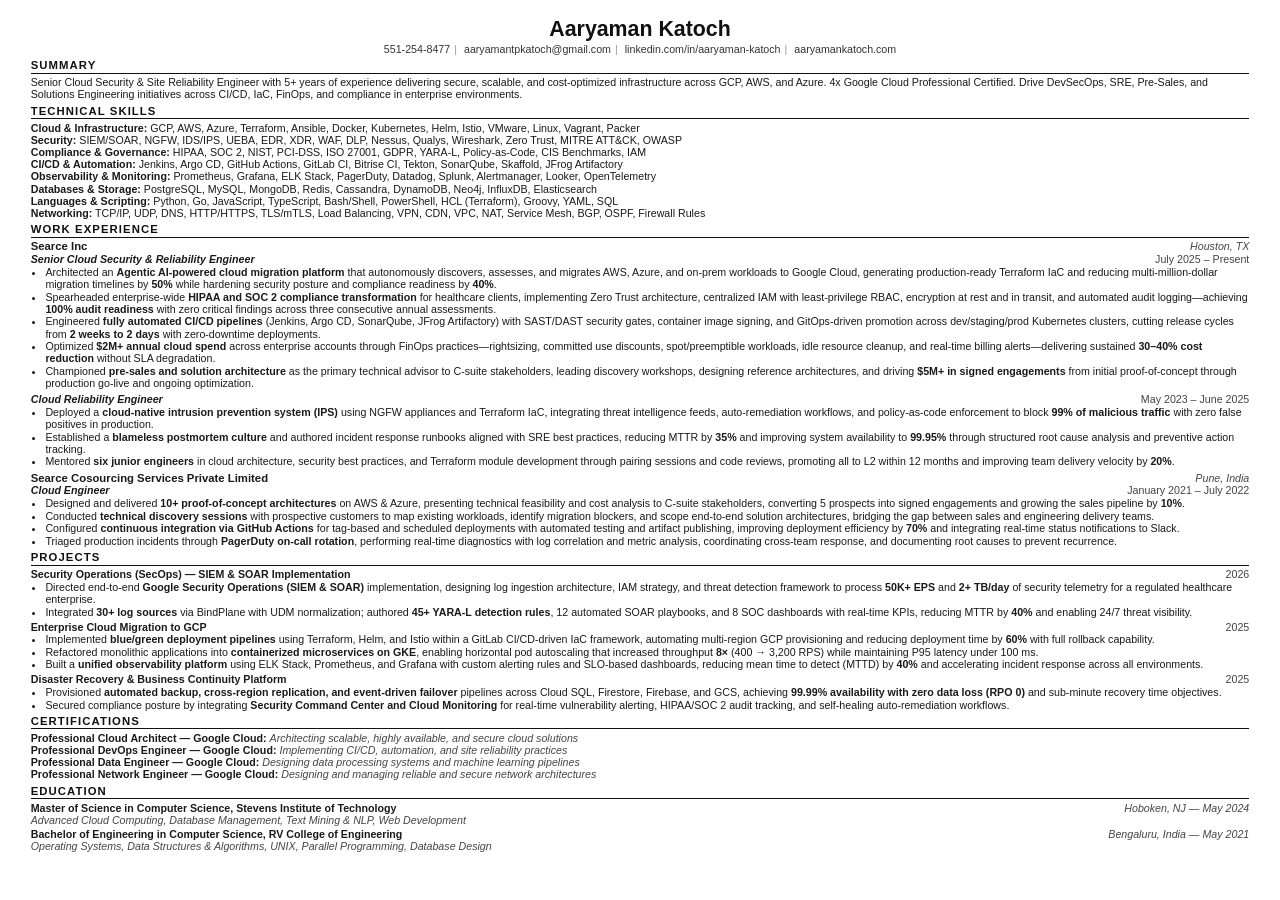
<file: Resume_AaryamanKatoch.html>
<!DOCTYPE html>
<html lang="en">
<head>
    <meta charset="UTF-8">
    <title>Aaryaman Katoch — Resume</title>
    <style>
        * { margin: 0; padding: 0; box-sizing: border-box; }
        @page { size: letter; margin: 0.18in 0.32in; }
        body {
            font-family: 'Calibri', 'Carlito', 'Helvetica Neue', Arial, sans-serif;
            font-size: 7.6pt;
            line-height: 1.14;
            color: #1a1a1a;
            padding: 0.18in 0.32in;
        }
        @media print { body { padding: 0; } }
        .header { text-align: center; margin-bottom: 3pt; }
        .header h1 { font-size: 16pt; font-weight: 700; color: #111; margin-bottom: 1pt; }
        .header .contact { font-size: 8pt; color: #333; }
        .header .contact a { color: #333; text-decoration: none; }
        .header .contact .sep { margin: 0 3pt; color: #999; }
        .section { margin-bottom: 3pt; }
        .section-title { font-size: 8.5pt; font-weight: 700; text-transform: uppercase; letter-spacing: 0.8pt; color: #111; border-bottom: 1.2pt solid #111; padding-bottom: 0.5pt; margin-bottom: 2pt; }
        .summary p { font-size: 8pt; }
        .skills-list { list-style: none; }
        .skills-list li { margin-bottom: 0; font-size: 8pt; }
        .job { margin-bottom: 3pt; }
        .job-header { display: flex; justify-content: space-between; align-items: baseline; }
        .job-company { font-size: 8.5pt; font-weight: 700; }
        .job-location { font-size: 8pt; font-style: italic; color: #444; }
        .job-role-row { display: flex; justify-content: space-between; align-items: baseline; }
        .job-role { font-size: 8pt; font-weight: 600; font-style: italic; }
        .job-date { font-size: 8pt; color: #444; }
        .job ul { margin-top: 0.5pt; margin-left: 11pt; }
        .job li { margin-bottom: 0.3pt; font-size: 8pt; }
        .project { margin-bottom: 2pt; }
        .project-header { display: flex; justify-content: space-between; align-items: baseline; }
        .project-name { font-size: 8pt; font-weight: 700; }
        .project-date { font-size: 8pt; color: #444; }
        .project ul { margin-top: 0.5pt; margin-left: 11pt; }
        .project li { margin-bottom: 0.3pt; font-size: 8pt; }
        .certs-list { list-style: none; }
        .certs-list li { margin-bottom: 0; font-size: 8pt; }
        .cert-desc { font-style: italic; color: #444; }
        .edu { margin-bottom: 1pt; }
        .edu-header { display: flex; justify-content: space-between; align-items: baseline; }
        .edu-degree { font-size: 8pt; font-weight: 700; }
        .edu-loc { font-size: 8pt; font-style: italic; color: #444; }
        .edu-courses { font-size: 8pt; font-style: italic; color: #444; }
        b, strong { font-weight: 700; }
    </style>
</head>
<body>
    <div class="header">
        <h1>Aaryaman Katoch</h1>
        <div class="contact">
            <span>551-254-8477</span><span class="sep">|</span>
            <a href="mailto:aaryamantpkatoch@gmail.com">aaryamantpkatoch@gmail.com</a><span class="sep">|</span>
            <a href="https://linkedin.com/in/aaryaman-katoch">linkedin.com/in/aaryaman-katoch</a><span class="sep">|</span>
            <a href="https://aaryamankatoch.com">aaryamankatoch.com</a>
        </div>
    </div>
    <div class="section summary">
        <h2 class="section-title">Summary</h2>
        <p>Senior Cloud Security &amp; Site Reliability Engineer with 5+ years of experience delivering secure, scalable, and cost-optimized infrastructure across GCP, AWS, and Azure. 4x Google Cloud Professional Certified. Drive DevSecOps, SRE, Pre-Sales, and Solutions Engineering initiatives across CI/CD, IaC, FinOps, and compliance in enterprise environments.</p>
    </div>
    <div class="section">
        <h2 class="section-title">Technical Skills</h2>
        <ul class="skills-list">
            <li><strong>Cloud &amp; Infrastructure:</strong> GCP, AWS, Azure, Terraform, Ansible, Docker, Kubernetes, Helm, Istio, VMware, Linux, Vagrant, Packer</li>
            <li><strong>Security:</strong> SIEM/SOAR, NGFW, IDS/IPS, UEBA, EDR, XDR, WAF, DLP, Nessus, Qualys, Wireshark, Zero Trust, MITRE ATT&amp;CK, OWASP</li>
            <li><strong>Compliance &amp; Governance:</strong> HIPAA, SOC 2, NIST, PCI-DSS, ISO 27001, GDPR, YARA-L, Policy-as-Code, CIS Benchmarks, IAM</li>
            <li><strong>CI/CD &amp; Automation:</strong> Jenkins, Argo CD, GitHub Actions, GitLab CI, Bitrise CI, Tekton, SonarQube, Skaffold, JFrog Artifactory</li>
            <li><strong>Observability &amp; Monitoring:</strong> Prometheus, Grafana, ELK Stack, PagerDuty, Datadog, Splunk, Alertmanager, Looker, OpenTelemetry</li>
            <li><strong>Databases &amp; Storage:</strong> PostgreSQL, MySQL, MongoDB, Redis, Cassandra, DynamoDB, Neo4j, InfluxDB, Elasticsearch</li>
            <li><strong>Languages &amp; Scripting:</strong> Python, Go, JavaScript, TypeScript, Bash/Shell, PowerShell, HCL (Terraform), Groovy, YAML, SQL</li>
            <li><strong>Networking:</strong> TCP/IP, UDP, DNS, HTTP/HTTPS, TLS/mTLS, Load Balancing, VPN, CDN, VPC, NAT, Service Mesh, BGP, OSPF, Firewall Rules</li>
        </ul>
    </div>
    <div class="section">
        <h2 class="section-title">Work Experience</h2>
        <div class="job">
            <div class="job-header">
                <span class="job-company">Searce Inc</span>
                <span class="job-location">Houston, TX</span>
            </div>
            <div class="job-role-row">
                <span class="job-role">Senior Cloud Security &amp; Reliability Engineer</span>
                <span class="job-date">July 2025 &ndash; Present</span>
            </div>
            <ul>
                <li>Architected an <strong>Agentic AI-powered cloud migration platform</strong> that autonomously discovers, assesses, and migrates AWS, Azure, and on-prem workloads to Google Cloud, generating production-ready Terraform IaC and reducing multi-million-dollar migration timelines by <strong>50%</strong> while hardening security posture and compliance readiness by <strong>40%</strong>.</li>
                <li>Spearheaded enterprise-wide <strong>HIPAA and SOC 2 compliance transformation</strong> for healthcare clients, implementing Zero Trust architecture, centralized IAM with least-privilege RBAC, encryption at rest and in transit, and automated audit logging&mdash;achieving <strong>100% audit readiness</strong> with zero critical findings across three consecutive annual assessments.</li>
                <li>Engineered <strong>fully automated CI/CD pipelines</strong> (Jenkins, Argo CD, SonarQube, JFrog Artifactory) with SAST/DAST security gates, container image signing, and GitOps-driven promotion across dev/staging/prod Kubernetes clusters, cutting release cycles from <strong>2 weeks to 2 days</strong> with zero-downtime deployments.</li>
                <li>Optimized <strong>$2M+ annual cloud spend</strong> across enterprise accounts through FinOps practices&mdash;rightsizing, committed use discounts, spot/preemptible workloads, idle resource cleanup, and real-time billing alerts&mdash;delivering sustained <strong>30&ndash;40% cost reduction</strong> without SLA degradation.</li>
                <li>Championed <strong>pre-sales and solution architecture</strong> as the primary technical advisor to C-suite stakeholders, leading discovery workshops, designing reference architectures, and driving <strong>$5M+ in signed engagements</strong> from initial proof-of-concept through production go-live and ongoing optimization.</li>
            </ul>
        </div>
        <div class="job">
            <div class="job-role-row">
                <span class="job-role">Cloud Reliability Engineer</span>
                <span class="job-date">May 2023 &ndash; June 2025</span>
            </div>
            <ul>
                <li>Deployed a <strong>cloud-native intrusion prevention system (IPS)</strong> using NGFW appliances and Terraform IaC, integrating threat intelligence feeds, auto-remediation workflows, and policy-as-code enforcement to block <strong>99% of malicious traffic</strong> with zero false positives in production.</li>
                <li>Established a <strong>blameless postmortem culture</strong> and authored incident response runbooks aligned with SRE best practices, reducing MTTR by <strong>35%</strong> and improving system availability to <strong>99.95%</strong> through structured root cause analysis and preventive action tracking.</li>
                <li>Mentored <strong>six junior engineers</strong> in cloud architecture, security best practices, and Terraform module development through pairing sessions and code reviews, promoting all to L2 within 12 months and improving team delivery velocity by <strong>20%</strong>.</li>
            </ul>
        </div>
        <div class="job">
            <div class="job-header">
                <span class="job-company">Searce Cosourcing Services Private Limited</span>
                <span class="job-location">Pune, India</span>
            </div>
            <div class="job-role-row">
                <span class="job-role">Cloud Engineer</span>
                <span class="job-date">January 2021 &ndash; July 2022</span>
            </div>
            <ul>
                <li>Designed and delivered <strong>10+ proof-of-concept architectures</strong> on AWS &amp; Azure, presenting technical feasibility and cost analysis to C-suite stakeholders, converting 5 prospects into signed engagements and growing the sales pipeline by <strong>10%</strong>.</li>
                <li>Conducted <strong>technical discovery sessions</strong> with prospective customers to map existing workloads, identify migration blockers, and scope end-to-end solution architectures, bridging the gap between sales and engineering delivery teams.</li>
                <li>Configured <strong>continuous integration via GitHub Actions</strong> for tag-based and scheduled deployments with automated testing and artifact publishing, improving deployment efficiency by <strong>70%</strong> and integrating real-time status notifications to Slack.</li>
                <li>Triaged production incidents through <strong>PagerDuty on-call rotation</strong>, performing real-time diagnostics with log correlation and metric analysis, coordinating cross-team response, and documenting root causes to prevent recurrence.</li>
            </ul>
        </div>
    </div>
    <div class="section">
        <h2 class="section-title">Projects</h2>
        <div class="project">
            <div class="project-header">
                <span class="project-name">Security Operations (SecOps) &mdash; SIEM &amp; SOAR Implementation</span>
                <span class="project-date">2026</span>
            </div>
            <ul>
                <li>Directed end-to-end <strong>Google Security Operations (SIEM &amp; SOAR)</strong> implementation, designing log ingestion architecture, IAM strategy, and threat detection framework to process <strong>50K+ EPS</strong> and <strong>2+ TB/day</strong> of security telemetry for a regulated healthcare enterprise.</li>
                <li>Integrated <strong>30+ log sources</strong> via BindPlane with UDM normalization; authored <strong>45+ YARA-L detection rules</strong>, 12 automated SOAR playbooks, and 8 SOC dashboards with real-time KPIs, reducing MTTR by <strong>40%</strong> and enabling 24/7 threat visibility.</li>
            </ul>
        </div>
        <div class="project">
            <div class="project-header">
                <span class="project-name">Enterprise Cloud Migration to GCP</span>
                <span class="project-date">2025</span>
            </div>
            <ul>
                <li>Implemented <strong>blue/green deployment pipelines</strong> using Terraform, Helm, and Istio within a GitLab CI/CD-driven IaC framework, automating multi-region GCP provisioning and reducing deployment time by <strong>60%</strong> with full rollback capability.</li>
                <li>Refactored monolithic applications into <strong>containerized microservices on GKE</strong>, enabling horizontal pod autoscaling that increased throughput <strong>8&times;</strong> (400 &rarr; 3,200 RPS) while maintaining P95 latency under 100 ms.</li>
                <li>Built a <strong>unified observability platform</strong> using ELK Stack, Prometheus, and Grafana with custom alerting rules and SLO-based dashboards, reducing mean time to detect (MTTD) by <strong>40%</strong> and accelerating incident response across all environments.</li>
            </ul>
        </div>
        <div class="project">
            <div class="project-header">
                <span class="project-name">Disaster Recovery &amp; Business Continuity Platform</span>
                <span class="project-date">2025</span>
            </div>
            <ul>
                <li>Provisioned <strong>automated backup, cross-region replication, and event-driven failover</strong> pipelines across Cloud SQL, Firestore, Firebase, and GCS, achieving <strong>99.99% availability with zero data loss (RPO 0)</strong> and sub-minute recovery time objectives.</li>
                <li>Secured compliance posture by integrating <strong>Security Command Center and Cloud Monitoring</strong> for real-time vulnerability alerting, HIPAA/SOC 2 audit tracking, and self-healing auto-remediation workflows.</li>
            </ul>
        </div>
    </div>
    <div class="section">
        <h2 class="section-title">Certifications</h2>
        <ul class="certs-list">
            <li><strong>Professional Cloud Architect &mdash; Google Cloud:</strong> <span class="cert-desc">Architecting scalable, highly available, and secure cloud solutions</span></li>
            <li><strong>Professional DevOps Engineer &mdash; Google Cloud:</strong> <span class="cert-desc">Implementing CI/CD, automation, and site reliability practices</span></li>
            <li><strong>Professional Data Engineer &mdash; Google Cloud:</strong> <span class="cert-desc">Designing data processing systems and machine learning pipelines</span></li>
            <li><strong>Professional Network Engineer &mdash; Google Cloud:</strong> <span class="cert-desc">Designing and managing reliable and secure network architectures</span></li>
        </ul>
    </div>
    <div class="section">
        <h2 class="section-title">Education</h2>
        <div class="edu">
            <div class="edu-header">
                <span class="edu-degree">Master of Science in Computer Science, Stevens Institute of Technology</span>
                <span class="edu-loc">Hoboken, NJ &mdash; May 2024</span>
            </div>
            <span class="edu-courses">Advanced Cloud Computing, Database Management, Text Mining &amp; NLP, Web Development</span>
        </div>
        <div class="edu">
            <div class="edu-header">
                <span class="edu-degree">Bachelor of Engineering in Computer Science, RV College of Engineering</span>
                <span class="edu-loc">Bengaluru, India &mdash; May 2021</span>
            </div>
            <span class="edu-courses">Operating Systems, Data Structures &amp; Algorithms, UNIX, Parallel Programming, Database Design</span>
        </div>
    </div>
</body>
</html>
</file>
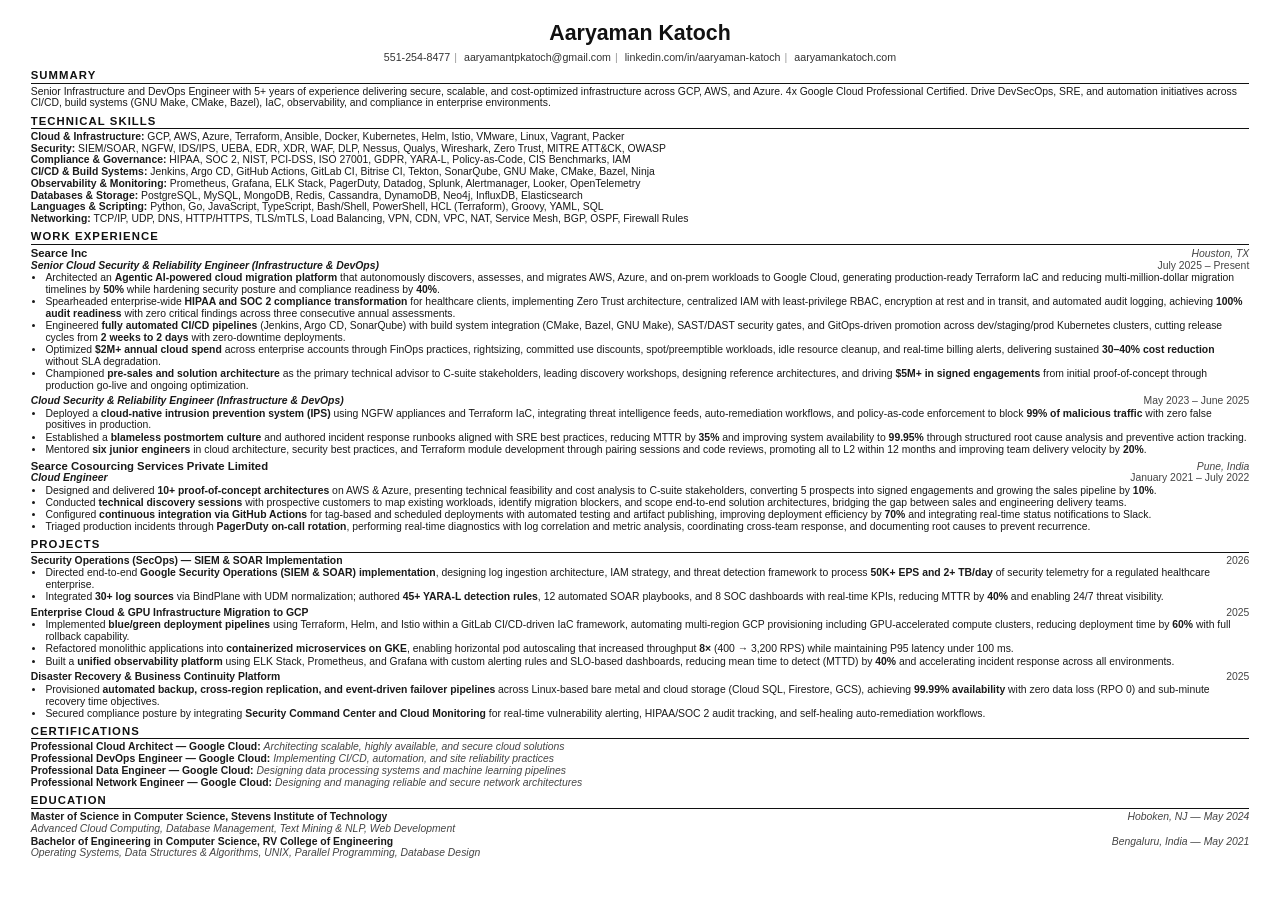
<file: Resume_Intel.html>
<!DOCTYPE html>
<html lang="en">
<head>
    <meta charset="UTF-8">
    <title>Aaryaman Katoch — Resume</title>
    <style>
        * { margin: 0; padding: 0; box-sizing: border-box; }
        @page { size: letter; margin: 0.22in 0.32in; }
        body {
            font-family: 'Calibri', 'Carlito', 'Helvetica Neue', Arial, sans-serif;
            font-size: 7.6pt;
            line-height: 1.13;
            color: #1a1a1a;
            padding: 0.22in 0.32in;
        }
        @media print { body { padding: 0; } }
        .header { text-align: center; margin-bottom: 5pt; }
        .header h1 { font-size: 16pt; font-weight: 700; color: #111; margin-bottom: 4pt; }
        .header .contact { font-size: 8pt; color: #333; }
        .header .contact a { color: #333; text-decoration: none; }
        .header .contact .sep { margin: 0 3pt; color: #999; }
        .section { margin-bottom: 4pt; }
        .section-title { font-size: 8.5pt; font-weight: 700; text-transform: uppercase; letter-spacing: 0.8pt; color: #111; border-bottom: 1.2pt solid #111; padding-bottom: 0.5pt; margin-bottom: 1.5pt; }
        .summary p { font-size: 7.8pt; }
        .skills-list { list-style: none; }
        .skills-list li { margin-bottom: 0; font-size: 7.8pt; }
        .job { margin-bottom: 3pt; }
        .job-header { display: flex; justify-content: space-between; align-items: baseline; }
        .job-company { font-size: 8.5pt; font-weight: 700; }
        .job-location { font-size: 7.8pt; font-style: italic; color: #444; }
        .job-role-row { display: flex; justify-content: space-between; align-items: baseline; }
        .job-role { font-size: 7.8pt; font-weight: 600; font-style: italic; }
        .job-date { font-size: 7.8pt; color: #444; }
        .job ul { margin-top: 0.5pt; margin-left: 11pt; }
        .job li { margin-bottom: 0.35pt; font-size: 7.8pt; }
        .project { margin-bottom: 3pt; }
        .project-header { display: flex; justify-content: space-between; align-items: baseline; }
        .project-name { font-size: 7.8pt; font-weight: 700; }
        .project-date { font-size: 7.8pt; color: #444; }
        .project ul { margin-top: 0.5pt; margin-left: 11pt; }
        .project li { margin-bottom: 0.35pt; font-size: 7.8pt; }
        .certs-list { list-style: none; }
        .certs-list li { margin-bottom: 0.2pt; font-size: 7.8pt; }
        .cert-desc { font-style: italic; color: #444; }
        .edu { margin-bottom: 1pt; }
        .edu-header { display: flex; justify-content: space-between; align-items: baseline; }
        .edu-degree { font-size: 7.8pt; font-weight: 700; }
        .edu-loc { font-size: 7.8pt; font-style: italic; color: #444; }
        .edu-courses { font-size: 7.8pt; font-style: italic; color: #444; }
        b, strong { font-weight: 700; }
    </style>
</head>
<body>
    <div class="header">
        <h1>Aaryaman Katoch</h1>
        <div class="contact">
            <span>551-254-8477</span><span class="sep">|</span>
            <a href="mailto:aaryamantpkatoch@gmail.com">aaryamantpkatoch@gmail.com</a><span class="sep">|</span>
            <a href="https://linkedin.com/in/aaryaman-katoch">linkedin.com/in/aaryaman-katoch</a><span class="sep">|</span>
            <a href="https://aaryamankatoch.com">aaryamankatoch.com</a>
        </div>
    </div>
    <div class="section summary">
        <h2 class="section-title">Summary</h2>
        <p>Senior Infrastructure and DevOps Engineer with 5+ years of experience delivering secure, scalable, and cost-optimized infrastructure across GCP, AWS, and Azure. 4x Google Cloud Professional Certified. Drive DevSecOps, SRE, and automation initiatives across CI/CD, build systems (GNU Make, CMake, Bazel), IaC, observability, and compliance in enterprise environments.</p>
    </div>
    <div class="section">
        <h2 class="section-title">Technical Skills</h2>
        <ul class="skills-list">
            <li><strong>Cloud &amp; Infrastructure:</strong> GCP, AWS, Azure, Terraform, Ansible, Docker, Kubernetes, Helm, Istio, VMware, Linux, Vagrant, Packer</li>
            <li><strong>Security:</strong> SIEM/SOAR, NGFW, IDS/IPS, UEBA, EDR, XDR, WAF, DLP, Nessus, Qualys, Wireshark, Zero Trust, MITRE ATT&amp;CK, OWASP</li>
            <li><strong>Compliance &amp; Governance:</strong> HIPAA, SOC 2, NIST, PCI-DSS, ISO 27001, GDPR, YARA-L, Policy-as-Code, CIS Benchmarks, IAM</li>
            <li><strong>CI/CD &amp; Build Systems:</strong> Jenkins, Argo CD, GitHub Actions, GitLab CI, Bitrise CI, Tekton, SonarQube, GNU Make, CMake, Bazel, Ninja</li>
            <li><strong>Observability &amp; Monitoring:</strong> Prometheus, Grafana, ELK Stack, PagerDuty, Datadog, Splunk, Alertmanager, Looker, OpenTelemetry</li>
            <li><strong>Databases &amp; Storage:</strong> PostgreSQL, MySQL, MongoDB, Redis, Cassandra, DynamoDB, Neo4j, InfluxDB, Elasticsearch</li>
            <li><strong>Languages &amp; Scripting:</strong> Python, Go, JavaScript, TypeScript, Bash/Shell, PowerShell, HCL (Terraform), Groovy, YAML, SQL</li>
            <li><strong>Networking:</strong> TCP/IP, UDP, DNS, HTTP/HTTPS, TLS/mTLS, Load Balancing, VPN, CDN, VPC, NAT, Service Mesh, BGP, OSPF, Firewall Rules</li>
        </ul>
    </div>
    <div class="section">
        <h2 class="section-title">Work Experience</h2>
        <div class="job">
            <div class="job-header">
                <span class="job-company">Searce Inc</span>
                <span class="job-location">Houston, TX</span>
            </div>
            <div class="job-role-row">
                <span class="job-role">Senior Cloud Security &amp; Reliability Engineer (Infrastructure &amp; DevOps)</span>
                <span class="job-date">July 2025 &ndash; Present</span>
            </div>
            <ul>
                <li>Architected an <strong>Agentic AI-powered cloud migration platform</strong> that autonomously discovers, assesses, and migrates AWS, Azure, and on-prem workloads to Google Cloud, generating production-ready Terraform IaC and reducing multi-million-dollar migration timelines by <strong>50%</strong> while hardening security posture and compliance readiness by <strong>40%</strong>.</li>
                <li>Spearheaded enterprise-wide <strong>HIPAA and SOC 2 compliance transformation</strong> for healthcare clients, implementing Zero Trust architecture, centralized IAM with least-privilege RBAC, encryption at rest and in transit, and automated audit logging, achieving <strong>100% audit readiness</strong> with zero critical findings across three consecutive annual assessments.</li>
                <li>Engineered <strong>fully automated CI/CD pipelines</strong> (Jenkins, Argo CD, SonarQube) with build system integration (CMake, Bazel, GNU Make), SAST/DAST security gates, and GitOps-driven promotion across dev/staging/prod Kubernetes clusters, cutting release cycles from <strong>2 weeks to 2 days</strong> with zero-downtime deployments.</li>
                <li>Optimized <strong>$2M+ annual cloud spend</strong> across enterprise accounts through FinOps practices, rightsizing, committed use discounts, spot/preemptible workloads, idle resource cleanup, and real-time billing alerts, delivering sustained <strong>30&ndash;40% cost reduction</strong> without SLA degradation.</li>
                <li>Championed <strong>pre-sales and solution architecture</strong> as the primary technical advisor to C-suite stakeholders, leading discovery workshops, designing reference architectures, and driving <strong>$5M+ in signed engagements</strong> from initial proof-of-concept through production go-live and ongoing optimization.</li>
            </ul>
        </div>
        <div class="job">
            <div class="job-role-row">
                <span class="job-role">Cloud Security &amp; Reliability Engineer (Infrastructure &amp; DevOps)</span>
                <span class="job-date">May 2023 &ndash; June 2025</span>
            </div>
            <ul>
                <li>Deployed a <strong>cloud-native intrusion prevention system (IPS)</strong> using NGFW appliances and Terraform IaC, integrating threat intelligence feeds, auto-remediation workflows, and policy-as-code enforcement to block <strong>99% of malicious traffic</strong> with zero false positives in production.</li>
                <li>Established a <strong>blameless postmortem culture</strong> and authored incident response runbooks aligned with SRE best practices, reducing MTTR by <strong>35%</strong> and improving system availability to <strong>99.95%</strong> through structured root cause analysis and preventive action tracking.</li>
                <li>Mentored <strong>six junior engineers</strong> in cloud architecture, security best practices, and Terraform module development through pairing sessions and code reviews, promoting all to L2 within 12 months and improving team delivery velocity by <strong>20%</strong>.</li>
            </ul>
        </div>
        <div class="job">
            <div class="job-header">
                <span class="job-company">Searce Cosourcing Services Private Limited</span>
                <span class="job-location">Pune, India</span>
            </div>
            <div class="job-role-row">
                <span class="job-role">Cloud Engineer</span>
                <span class="job-date">January 2021 &ndash; July 2022</span>
            </div>
            <ul>
                <li>Designed and delivered <strong>10+ proof-of-concept architectures</strong> on AWS &amp; Azure, presenting technical feasibility and cost analysis to C-suite stakeholders, converting 5 prospects into signed engagements and growing the sales pipeline by <strong>10%</strong>.</li>
                <li>Conducted <strong>technical discovery sessions</strong> with prospective customers to map existing workloads, identify migration blockers, and scope end-to-end solution architectures, bridging the gap between sales and engineering delivery teams.</li>
                <li>Configured <strong>continuous integration via GitHub Actions</strong> for tag-based and scheduled deployments with automated testing and artifact publishing, improving deployment efficiency by <strong>70%</strong> and integrating real-time status notifications to Slack.</li>
                <li>Triaged production incidents through <strong>PagerDuty on-call rotation</strong>, performing real-time diagnostics with log correlation and metric analysis, coordinating cross-team response, and documenting root causes to prevent recurrence.</li>
            </ul>
        </div>
    </div>
    <div class="section">
        <h2 class="section-title">Projects</h2>
        <div class="project">
            <div class="project-header">
                <span class="project-name">Security Operations (SecOps) &mdash; SIEM &amp; SOAR Implementation</span>
                <span class="project-date">2026</span>
            </div>
            <ul>
                <li>Directed end-to-end <strong>Google Security Operations (SIEM &amp; SOAR) implementation</strong>, designing log ingestion architecture, IAM strategy, and threat detection framework to process <strong>50K+ EPS and 2+ TB/day</strong> of security telemetry for a regulated healthcare enterprise.</li>
                <li>Integrated <strong>30+ log sources</strong> via BindPlane with UDM normalization; authored <strong>45+ YARA-L detection rules</strong>, 12 automated SOAR playbooks, and 8 SOC dashboards with real-time KPIs, reducing MTTR by <strong>40%</strong> and enabling 24/7 threat visibility.</li>
            </ul>
        </div>
        <div class="project">
            <div class="project-header">
                <span class="project-name">Enterprise Cloud &amp; GPU Infrastructure Migration to GCP</span>
                <span class="project-date">2025</span>
            </div>
            <ul>
                <li>Implemented <strong>blue/green deployment pipelines</strong> using Terraform, Helm, and Istio within a GitLab CI/CD-driven IaC framework, automating multi-region GCP provisioning including GPU-accelerated compute clusters, reducing deployment time by <strong>60%</strong> with full rollback capability.</li>
                <li>Refactored monolithic applications into <strong>containerized microservices on GKE</strong>, enabling horizontal pod autoscaling that increased throughput <strong>8&times;</strong> (400 &rarr; 3,200 RPS) while maintaining P95 latency under 100 ms.</li>
                <li>Built a <strong>unified observability platform</strong> using ELK Stack, Prometheus, and Grafana with custom alerting rules and SLO-based dashboards, reducing mean time to detect (MTTD) by <strong>40%</strong> and accelerating incident response across all environments.</li>
            </ul>
        </div>
        <div class="project">
            <div class="project-header">
                <span class="project-name">Disaster Recovery &amp; Business Continuity Platform</span>
                <span class="project-date">2025</span>
            </div>
            <ul>
                <li>Provisioned <strong>automated backup, cross-region replication, and event-driven failover pipelines</strong> across Linux-based bare metal and cloud storage (Cloud SQL, Firestore, GCS), achieving <strong>99.99% availability</strong> with zero data loss (RPO 0) and sub-minute recovery time objectives.</li>
                <li>Secured compliance posture by integrating <strong>Security Command Center and Cloud Monitoring</strong> for real-time vulnerability alerting, HIPAA/SOC 2 audit tracking, and self-healing auto-remediation workflows.</li>
            </ul>
        </div>
    </div>
    <div class="section">
        <h2 class="section-title">Certifications</h2>
        <ul class="certs-list">
            <li><strong>Professional Cloud Architect &mdash; Google Cloud:</strong> <span class="cert-desc">Architecting scalable, highly available, and secure cloud solutions</span></li>
            <li><strong>Professional DevOps Engineer &mdash; Google Cloud:</strong> <span class="cert-desc">Implementing CI/CD, automation, and site reliability practices</span></li>
            <li><strong>Professional Data Engineer &mdash; Google Cloud:</strong> <span class="cert-desc">Designing data processing systems and machine learning pipelines</span></li>
            <li><strong>Professional Network Engineer &mdash; Google Cloud:</strong> <span class="cert-desc">Designing and managing reliable and secure network architectures</span></li>
        </ul>
    </div>
    <div class="section">
        <h2 class="section-title">Education</h2>
        <div class="edu">
            <div class="edu-header">
                <span class="edu-degree">Master of Science in Computer Science, Stevens Institute of Technology</span>
                <span class="edu-loc">Hoboken, NJ &mdash; May 2024</span>
            </div>
            <span class="edu-courses">Advanced Cloud Computing, Database Management, Text Mining &amp; NLP, Web Development</span>
        </div>
        <div class="edu">
            <div class="edu-header">
                <span class="edu-degree">Bachelor of Engineering in Computer Science, RV College of Engineering</span>
                <span class="edu-loc">Bengaluru, India &mdash; May 2021</span>
            </div>
            <span class="edu-courses">Operating Systems, Data Structures &amp; Algorithms, UNIX, Parallel Programming, Database Design</span>
        </div>
    </div>
</body>
</html>
</file>
<file: styles.css>
/* ===== RESET & BASE ===== */
*,
*::before,
*::after {
    margin: 0;
    padding: 0;
    box-sizing: border-box;
}

:root {
    --bg-primary: #07080f;
    --bg-secondary: #0d0f18;
    --bg-card: rgba(14, 16, 28, 0.65);
    --bg-card-solid: #0e101c;
    --bg-card-hover: rgba(20, 22, 40, 0.85);
    --border: rgba(255, 255, 255, 0.06);
    --border-light: rgba(255, 255, 255, 0.1);
    --border-glow: rgba(245, 158, 11, 0.3);
    --text-primary: #f5f0e8;
    --text-secondary: #a0998c;
    --text-muted: #6b6560;
    --accent: #f59e0b;
    --accent-light: #fbbf24;
    --accent-dim: rgba(245, 158, 11, 0.1);
    --accent-glow: rgba(245, 158, 11, 0.35);
    --cyan: #14b8a6;
    --cyan-dim: rgba(20, 184, 166, 0.1);
    --cyan-glow: rgba(20, 184, 166, 0.3);
    --pink: #f97316;
    --pink-dim: rgba(249, 115, 22, 0.1);
    --green: #34d399;
    --green-dim: rgba(52, 211, 153, 0.1);
    --orange: #fb923c;
    --font-main: 'Inter', -apple-system, BlinkMacSystemFont, sans-serif;
    --font-mono: 'JetBrains Mono', monospace;
    --max-width: 1100px;
    --radius: 16px;
    --radius-sm: 10px;
    --transition: 0.35s cubic-bezier(0.4, 0, 0.2, 1);
    --glow-sm: 0 0 20px rgba(245, 158, 11, 0.12);
    --glow-md: 0 0 40px rgba(245, 158, 11, 0.15);
    --glow-lg: 0 0 80px rgba(245, 158, 11, 0.1);
}

html {
    scroll-behavior: smooth;
    scroll-padding-top: 80px;
}

body {
    font-family: var(--font-main);
    background: var(--bg-primary);
    color: var(--text-primary);
    line-height: 1.7;
    -webkit-font-smoothing: antialiased;
    overflow-x: hidden;
}

/* Subtle noise texture overlay */
body::before {
    content: '';
    position: fixed;
    inset: 0;
    background-image: url("data:image/svg+xml,%3Csvg viewBox='0 0 256 256' xmlns='http://www.w3.org/2000/svg'%3E%3Cfilter id='noise'%3E%3CfeTurbulence type='fractalNoise' baseFrequency='0.9' numOctaves='4' stitchTiles='stitch'/%3E%3C/filter%3E%3Crect width='100%25' height='100%25' filter='url(%23noise)' opacity='0.03'/%3E%3C/svg%3E");
    pointer-events: none;
    z-index: 9999;
    opacity: 0.4;
}

a {
    color: inherit;
    text-decoration: none;
}

ul { list-style: none; }
img { max-width: 100%; display: block; }

.container {
    max-width: var(--max-width);
    margin: 0 auto;
    padding: 0 24px;
}

/* ===== SCROLL PROGRESS BAR ===== */
.scroll-progress {
    position: fixed;
    top: 0;
    left: 0;
    height: 3px;
    background: linear-gradient(90deg, var(--accent), var(--cyan), var(--accent));
    z-index: 10001;
    transform-origin: left;
    transform: scaleX(0);
    transition: none;
}

/* ===== NAVIGATION ===== */
.nav {
    position: fixed;
    top: 0;
    left: 0;
    right: 0;
    z-index: 1000;
    background: rgba(7, 8, 15, 0.7);
    backdrop-filter: blur(24px) saturate(1.8);
    -webkit-backdrop-filter: blur(24px) saturate(1.8);
    border-bottom: 1px solid transparent;
    transition: var(--transition);
}

.nav.scrolled {
    border-bottom-color: var(--border);
    background: rgba(7, 8, 15, 0.92);
}

.nav-container {
    max-width: var(--max-width);
    margin: 0 auto;
    padding: 0 24px;
    display: flex;
    align-items: center;
    justify-content: space-between;
    height: 64px;
}

.nav-logo {
    font-size: 1.25rem;
    font-weight: 800;
    letter-spacing: -0.02em;
    background: linear-gradient(135deg, var(--accent), var(--cyan));
    -webkit-background-clip: text;
    -webkit-text-fill-color: transparent;
    background-clip: text;
}

.nav-links {
    display: flex;
    align-items: center;
    gap: 32px;
}

.nav-links a {
    font-size: 0.875rem;
    font-weight: 500;
    color: var(--text-muted);
    transition: color var(--transition);
    position: relative;
}

.nav-links a:hover,
.nav-links a.active {
    color: var(--text-primary);
}

.nav-links a::after {
    content: '';
    position: absolute;
    bottom: -4px;
    left: 0;
    width: 0;
    height: 2px;
    background: linear-gradient(90deg, var(--accent), var(--cyan));
    border-radius: 2px;
    transition: width var(--transition);
}

.nav-links a:hover::after,
.nav-links a.active::after {
    width: 100%;
}

.nav-cta {
    background: linear-gradient(135deg, rgba(245, 158, 11, 0.12), rgba(20, 184, 166, 0.08));
    color: var(--accent-light) !important;
    padding: 8px 20px;
    border-radius: 100px;
    border: 1px solid rgba(245, 158, 11, 0.25) !important;
    transition: all var(--transition) !important;
}

.nav-cta::after { display: none !important; }

.nav-cta:hover {
    background: linear-gradient(135deg, rgba(245, 158, 11, 0.22), rgba(20, 184, 166, 0.12)) !important;
    border-color: rgba(245, 158, 11, 0.5) !important;
    box-shadow: var(--glow-sm);
}

.nav-toggle {
    display: none;
    flex-direction: column;
    gap: 5px;
    background: none;
    border: none;
    cursor: pointer;
    padding: 4px;
}

.nav-toggle span {
    display: block;
    width: 24px;
    height: 2px;
    background: var(--text-secondary);
    border-radius: 2px;
    transition: var(--transition);
}

/* ===== HERO ===== */
.hero {
    position: relative;
    min-height: 100vh;
    display: flex;
    align-items: center;
    justify-content: center;
    padding: 120px 24px 80px;
    overflow: hidden;
}

/* Animated grid */
.hero-bg-grid {
    position: absolute;
    inset: 0;
    background-image:
        linear-gradient(rgba(245, 158, 11, 0.04) 1px, transparent 1px),
        linear-gradient(90deg, rgba(245, 158, 11, 0.04) 1px, transparent 1px);
    background-size: 80px 80px;
    mask-image: radial-gradient(ellipse 70% 50% at 50% 30%, black 10%, transparent 70%);
    -webkit-mask-image: radial-gradient(ellipse 70% 50% at 50% 30%, black 10%, transparent 70%);
    animation: grid-drift 20s linear infinite;
}

@keyframes grid-drift {
    0% { background-position: 0 0; }
    100% { background-position: 80px 80px; }
}

/* Floating gradient orbs */
.hero-orb {
    position: absolute;
    border-radius: 50%;
    filter: blur(80px);
    pointer-events: none;
    will-change: transform;
}

.hero-orb-1 {
    width: 600px;
    height: 600px;
    background: radial-gradient(circle, rgba(245, 158, 11, 0.3) 0%, transparent 70%);
    top: -15%;
    left: 50%;
    transform: translateX(-50%);
    animation: orb-float-1 12s ease-in-out infinite;
}

.hero-orb-2 {
    width: 400px;
    height: 400px;
    background: radial-gradient(circle, rgba(20, 184, 166, 0.2) 0%, transparent 70%);
    bottom: 10%;
    left: -5%;
    animation: orb-float-2 15s ease-in-out infinite;
}

.hero-orb-3 {
    width: 350px;
    height: 350px;
    background: radial-gradient(circle, rgba(249, 115, 22, 0.15) 0%, transparent 70%);
    top: 30%;
    right: -5%;
    animation: orb-float-3 18s ease-in-out infinite;
}

@keyframes orb-float-1 {
    0%, 100% { transform: translateX(-50%) translateY(0); }
    33% { transform: translateX(-45%) translateY(20px); }
    66% { transform: translateX(-55%) translateY(-15px); }
}

@keyframes orb-float-2 {
    0%, 100% { transform: translate(0, 0); }
    33% { transform: translate(30px, -20px); }
    66% { transform: translate(-20px, 15px); }
}

@keyframes orb-float-3 {
    0%, 100% { transform: translate(0, 0); }
    33% { transform: translate(-25px, 25px); }
    66% { transform: translate(15px, -20px); }
}

.hero-content {
    position: relative;
    text-align: center;
    max-width: 780px;
    z-index: 2;
}

.hero-badge {
    display: inline-flex;
    align-items: center;
    gap: 8px;
    padding: 8px 22px;
    background: var(--green-dim);
    color: var(--green);
    font-size: 0.8125rem;
    font-weight: 600;
    border-radius: 100px;
    border: 1px solid rgba(52, 211, 153, 0.25);
    margin-bottom: 32px;
    backdrop-filter: blur(10px);
}

.hero-badge::before {
    content: '';
    width: 8px;
    height: 8px;
    background: var(--green);
    border-radius: 50%;
    box-shadow: 0 0 12px var(--green);
    animation: pulse-dot 2s ease-in-out infinite;
}

@keyframes pulse-dot {
    0%, 100% { opacity: 1; transform: scale(1); box-shadow: 0 0 12px var(--green); }
    50% { opacity: 0.6; transform: scale(0.85); box-shadow: 0 0 4px var(--green); }
}

.hero-name {
    font-size: clamp(3rem, 7vw, 5rem);
    font-weight: 800;
    letter-spacing: -0.04em;
    line-height: 1.05;
    margin-bottom: 20px;
    background: linear-gradient(
        135deg,
        #f1f5f9 0%,
        #e2e8f0 25%,
        var(--accent-light) 50%,
        var(--cyan) 75%,
        #f1f5f9 100%
    );
    background-size: 200% auto;
    -webkit-background-clip: text;
    -webkit-text-fill-color: transparent;
    background-clip: text;
    animation: shimmer-text 6s ease-in-out infinite;
}

@keyframes shimmer-text {
    0%, 100% { background-position: 0% center; }
    50% { background-position: 200% center; }
}

.hero-title {
    font-size: clamp(1.125rem, 2.5vw, 1.5rem);
    font-weight: 500;
    color: var(--accent-light);
    margin-bottom: 20px;
    letter-spacing: -0.01em;
}

.hero-subtitle {
    font-size: 1.0625rem;
    color: var(--text-secondary);
    line-height: 1.8;
    margin-bottom: 44px;
}

.hero-actions {
    display: flex;
    gap: 16px;
    justify-content: center;
    margin-bottom: 72px;
}

/* ===== BUTTONS ===== */
.btn {
    display: inline-flex;
    align-items: center;
    gap: 8px;
    padding: 14px 34px;
    font-size: 0.9375rem;
    font-weight: 600;
    font-family: var(--font-main);
    border-radius: 100px;
    border: none;
    cursor: pointer;
    transition: all var(--transition);
    position: relative;
}

.btn-primary {
    background: linear-gradient(135deg, var(--accent), #d97706);
    color: #fff;
    box-shadow: 0 4px 24px rgba(217, 119, 6, 0.4), inset 0 1px 0 rgba(255,255,255,0.15);
}

.btn-primary:hover {
    box-shadow: 0 8px 40px rgba(217, 119, 6, 0.5), inset 0 1px 0 rgba(255,255,255,0.15);
    transform: translateY(-3px);
}

.btn-secondary {
    background: rgba(15, 15, 35, 0.8);
    color: var(--text-secondary);
    border: 1px solid var(--border-light);
    backdrop-filter: blur(10px);
}

.btn-secondary:hover {
    background: rgba(25, 25, 55, 0.9);
    color: var(--text-primary);
    border-color: var(--accent);
    box-shadow: var(--glow-sm);
    transform: translateY(-3px);
}

/* ===== HERO METRICS ===== */
.hero-metrics {
    display: flex;
    justify-content: center;
    gap: 56px;
    margin-bottom: 60px;
}

.metric {
    text-align: center;
    position: relative;
}

.metric-value {
    font-size: 2.5rem;
    font-weight: 800;
    color: var(--text-primary);
    font-family: var(--font-mono);
    letter-spacing: -0.02em;
}

.metric-suffix {
    font-size: 1.5rem;
    font-weight: 700;
    background: linear-gradient(135deg, var(--accent), var(--cyan));
    -webkit-background-clip: text;
    -webkit-text-fill-color: transparent;
    background-clip: text;
    font-family: var(--font-mono);
}

.metric-label {
    display: block;
    font-size: 0.8125rem;
    color: var(--text-muted);
    margin-top: 6px;
    font-weight: 500;
}

.scroll-indicator {
    position: absolute;
    bottom: 32px;
    left: 50%;
    transform: translateX(-50%);
    display: flex;
    flex-direction: column;
    align-items: center;
    gap: 8px;
    color: var(--text-muted);
    font-size: 0.75rem;
    font-weight: 500;
    letter-spacing: 0.1em;
    text-transform: uppercase;
}

.scroll-line {
    width: 1px;
    height: 40px;
    background: linear-gradient(to bottom, var(--accent), transparent);
    animation: scroll-bounce 2s ease-in-out infinite;
}

@keyframes scroll-bounce {
    0%, 100% { transform: scaleY(1); opacity: 1; }
    50% { transform: scaleY(0.5); opacity: 0.3; }
}

/* ===== HERO ANIMATIONS ===== */
.animate-in {
    opacity: 0;
    transform: translateY(30px);
    animation: fadeInUp 0.8s ease forwards;
}

.animate-in:nth-child(1) { animation-delay: 0.15s; }
.animate-in:nth-child(2) { animation-delay: 0.3s; }
.animate-in:nth-child(3) { animation-delay: 0.45s; }
.animate-in:nth-child(4) { animation-delay: 0.6s; }
.animate-in:nth-child(5) { animation-delay: 0.75s; }
.animate-in:nth-child(6) { animation-delay: 0.9s; }

@keyframes fadeInUp {
    to { opacity: 1; transform: translateY(0); }
}

/* ===== SECTIONS ===== */
.section {
    padding: 110px 0;
    position: relative;
}

.section-header {
    text-align: center;
    margin-bottom: 72px;
}

.section-tag {
    display: inline-block;
    font-size: 0.8125rem;
    font-weight: 600;
    background: linear-gradient(135deg, var(--accent), var(--cyan));
    -webkit-background-clip: text;
    -webkit-text-fill-color: transparent;
    background-clip: text;
    text-transform: uppercase;
    letter-spacing: 0.14em;
    margin-bottom: 16px;
}

.section-title {
    font-size: clamp(1.75rem, 4vw, 2.75rem);
    font-weight: 800;
    letter-spacing: -0.03em;
    line-height: 1.15;
}

.section-subtitle {
    font-size: 1.0625rem;
    color: var(--text-secondary);
    margin-top: 16px;
    max-width: 560px;
    margin-left: auto;
    margin-right: auto;
    line-height: 1.7;
}

/* ===== SCROLL REVEAL ===== */
.reveal {
    opacity: 0;
    transform: translateY(40px);
    transition: opacity 0.8s cubic-bezier(0.16, 1, 0.3, 1), transform 0.8s cubic-bezier(0.16, 1, 0.3, 1);
}

.reveal.visible {
    opacity: 1;
    transform: translateY(0);
}

/* Stagger children */
.reveal-stagger .reveal:nth-child(1) { transition-delay: 0s; }
.reveal-stagger .reveal:nth-child(2) { transition-delay: 0.08s; }
.reveal-stagger .reveal:nth-child(3) { transition-delay: 0.16s; }
.reveal-stagger .reveal:nth-child(4) { transition-delay: 0.24s; }
.reveal-stagger .reveal:nth-child(5) { transition-delay: 0.32s; }
.reveal-stagger .reveal:nth-child(6) { transition-delay: 0.4s; }
.reveal-stagger .reveal:nth-child(7) { transition-delay: 0.48s; }
.reveal-stagger .reveal:nth-child(8) { transition-delay: 0.56s; }

/* ===== GLASS CARD BASE ===== */
.glass-card {
    background: var(--bg-card);
    backdrop-filter: blur(20px) saturate(1.5);
    -webkit-backdrop-filter: blur(20px) saturate(1.5);
    border: 1px solid var(--border);
    border-radius: var(--radius);
    position: relative;
    overflow: hidden;
    transition: all var(--transition);
}

.glass-card::before {
    content: '';
    position: absolute;
    inset: 0;
    border-radius: inherit;
    padding: 1px;
    background: linear-gradient(135deg, rgba(245, 158, 11, 0), rgba(245, 158, 11, 0.15), rgba(20, 184, 166, 0), rgba(20, 184, 166, 0.1));
    -webkit-mask: linear-gradient(#fff 0 0) content-box, linear-gradient(#fff 0 0);
    mask: linear-gradient(#fff 0 0) content-box, linear-gradient(#fff 0 0);
    -webkit-mask-composite: xor;
    mask-composite: exclude;
    opacity: 0;
    transition: opacity var(--transition);
    pointer-events: none;
}

.glass-card:hover::before {
    opacity: 1;
}

.glass-card:hover {
    border-color: rgba(245, 158, 11, 0.15);
    box-shadow: 0 8px 40px rgba(0, 0, 0, 0.3), var(--glow-sm);
    transform: translateY(-4px);
}

/* Card shine effect on hover */
.glass-card::after {
    content: '';
    position: absolute;
    top: -50%;
    left: -50%;
    width: 200%;
    height: 200%;
    background: linear-gradient(
        to bottom right,
        transparent 40%,
        rgba(245, 158, 11, 0.03) 45%,
        rgba(245, 158, 11, 0.06) 50%,
        rgba(245, 158, 11, 0.03) 55%,
        transparent 60%
    );
    transform: rotate(30deg) translateX(-100%);
    transition: transform 0.8s ease;
    pointer-events: none;
}

.glass-card:hover::after {
    transform: rotate(30deg) translateX(100%);
}

/* ===== ABOUT ===== */
.about-content {
    display: grid;
    gap: 56px;
}

.about-text p {
    color: var(--text-secondary);
    margin-bottom: 18px;
    font-size: 1.0625rem;
}

.about-text strong {
    color: var(--text-primary);
    font-weight: 600;
}

.about-highlights {
    display: grid;
    grid-template-columns: repeat(3, 1fr);
    gap: 24px;
}

.highlight-card {
    padding: 32px 24px;
}

.highlight-icon {
    width: 52px;
    height: 52px;
    background: linear-gradient(135deg, var(--accent-dim), var(--cyan-dim));
    border-radius: var(--radius-sm);
    display: flex;
    align-items: center;
    justify-content: center;
    margin-bottom: 20px;
    position: relative;
}

.highlight-icon::after {
    content: '';
    position: absolute;
    inset: -1px;
    border-radius: inherit;
    background: linear-gradient(135deg, rgba(245, 158, 11, 0.3), rgba(20, 184, 166, 0.2));
    z-index: -1;
    opacity: 0;
    transition: opacity var(--transition);
}

.highlight-card:hover .highlight-icon::after {
    opacity: 1;
}

.highlight-icon svg {
    width: 24px;
    height: 24px;
    color: var(--accent-light);
}

.highlight-card h3 {
    font-size: 1.0625rem;
    font-weight: 700;
    margin-bottom: 8px;
    letter-spacing: -0.01em;
}

.highlight-card p {
    font-size: 0.9375rem;
    color: var(--text-secondary);
    line-height: 1.6;
}

/* ===== PHILOSOPHY ===== */
.philosophy {
    background: var(--bg-secondary);
    overflow: hidden;
}

/* Decorative background glow for philosophy */
.philosophy::before {
    content: '';
    position: absolute;
    top: 50%;
    left: 50%;
    transform: translate(-50%, -50%);
    width: 800px;
    height: 400px;
    background: radial-gradient(ellipse, rgba(245, 158, 11, 0.06) 0%, transparent 60%);
    pointer-events: none;
}

.philosophy-grid {
    display: grid;
    grid-template-columns: repeat(3, 1fr);
    gap: 24px;
}

.philosophy-card {
    padding: 32px 28px;
}

.philosophy-number {
    font-size: 2.25rem;
    font-weight: 800;
    font-family: var(--font-mono);
    line-height: 1;
    margin-bottom: 16px;
    background: linear-gradient(135deg, var(--accent), var(--cyan));
    -webkit-background-clip: text;
    -webkit-text-fill-color: transparent;
    background-clip: text;
    opacity: 0.7;
}

.philosophy-card:hover .philosophy-number {
    opacity: 1;
}

.philosophy-card h3 {
    font-size: 1.0625rem;
    font-weight: 700;
    margin-bottom: 12px;
    letter-spacing: -0.01em;
}

.philosophy-card p {
    font-size: 0.9375rem;
    color: var(--text-secondary);
    line-height: 1.7;
}

/* ===== EXPERIENCE / TIMELINE ===== */
.experience {
    background: var(--bg-secondary);
}

.timeline {
    position: relative;
    padding-left: 44px;
}

.timeline::before {
    content: '';
    position: absolute;
    left: 8px;
    top: 8px;
    bottom: 8px;
    width: 2px;
    background: linear-gradient(to bottom, var(--accent), var(--cyan), var(--border));
    border-radius: 2px;
}

.timeline-item {
    position: relative;
    margin-bottom: 48px;
}

.timeline-item:last-child { margin-bottom: 0; }

.timeline-marker {
    position: absolute;
    left: -44px;
    top: 8px;
    width: 18px;
    height: 18px;
    border-radius: 50%;
    background: var(--bg-secondary);
    border: 3px solid var(--accent);
    z-index: 1;
    transition: all var(--transition);
}

.timeline-item:first-child .timeline-marker {
    background: var(--accent);
    box-shadow: 0 0 0 5px var(--accent-dim), 0 0 20px var(--accent-glow);
}

.timeline-content {
    padding: 32px;
}

.timeline-header {
    display: flex;
    justify-content: space-between;
    align-items: flex-start;
    gap: 16px;
    margin-bottom: 20px;
    flex-wrap: wrap;
}

.timeline-role {
    font-size: 1.25rem;
    font-weight: 700;
    letter-spacing: -0.01em;
}

.timeline-company {
    font-size: 0.9375rem;
    background: linear-gradient(135deg, var(--accent), var(--cyan));
    -webkit-background-clip: text;
    -webkit-text-fill-color: transparent;
    background-clip: text;
    font-weight: 600;
    margin-top: 4px;
}

.timeline-meta {
    display: flex;
    flex-direction: column;
    align-items: flex-end;
    gap: 4px;
    flex-shrink: 0;
}

.timeline-location,
.timeline-date {
    font-size: 0.8125rem;
    color: var(--text-muted);
    font-weight: 500;
}

.timeline-date {
    font-family: var(--font-mono);
}

.timeline-details {
    list-style: none;
    margin-bottom: 20px;
}

.timeline-details li {
    position: relative;
    padding-left: 20px;
    margin-bottom: 12px;
    font-size: 0.9375rem;
    color: var(--text-secondary);
    line-height: 1.7;
}

.timeline-details li::before {
    content: '';
    position: absolute;
    left: 0;
    top: 11px;
    width: 6px;
    height: 6px;
    background: linear-gradient(135deg, var(--accent), var(--cyan));
    border-radius: 50%;
    box-shadow: 0 0 8px var(--accent-glow);
}

.timeline-details li strong {
    color: var(--text-primary);
    font-weight: 600;
}

.timeline-tags {
    display: flex;
    flex-wrap: wrap;
    gap: 8px;
}

.timeline-tags span {
    font-size: 0.75rem;
    font-weight: 500;
    padding: 5px 14px;
    background: var(--accent-dim);
    color: var(--accent-light);
    border-radius: 100px;
    border: 1px solid rgba(245, 158, 11, 0.15);
    transition: all var(--transition);
}

.timeline-tags span:hover {
    background: rgba(245, 158, 11, 0.2);
    border-color: rgba(245, 158, 11, 0.4);
    box-shadow: 0 0 12px rgba(245, 158, 11, 0.15);
}

/* ===== PROJECTS ===== */
.projects-grid {
    display: grid;
    grid-template-columns: repeat(2, 1fr);
    gap: 28px;
}

.project-card {
    padding: 36px;
}

/* Colorful top border on project cards */
.project-card.glass-card::before {
    background: linear-gradient(135deg,
        rgba(245, 158, 11, 0.4),
        rgba(20, 184, 166, 0.3),
        rgba(249, 115, 22, 0.2),
        transparent 70%
    );
}

.project-icon {
    width: 52px;
    height: 52px;
    background: linear-gradient(135deg, var(--accent-dim), var(--cyan-dim));
    border-radius: var(--radius-sm);
    display: flex;
    align-items: center;
    justify-content: center;
    margin-bottom: 20px;
}

.project-icon svg {
    width: 24px;
    height: 24px;
    color: var(--accent-light);
}

.project-date {
    font-size: 0.75rem;
    font-weight: 600;
    color: var(--text-muted);
    text-transform: uppercase;
    letter-spacing: 0.08em;
    font-family: var(--font-mono);
}

.project-card h3 {
    font-size: 1.25rem;
    font-weight: 700;
    margin: 12px 0;
    letter-spacing: -0.01em;
}

.project-card > p {
    font-size: 0.9375rem;
    color: var(--text-secondary);
    line-height: 1.7;
    margin-bottom: 24px;
}

.project-metrics {
    display: grid;
    grid-template-columns: repeat(3, 1fr);
    gap: 16px;
    margin-bottom: 24px;
    padding: 20px;
    background: linear-gradient(135deg, rgba(245, 158, 11, 0.05), rgba(20, 184, 166, 0.03));
    border-radius: var(--radius-sm);
    border: 1px solid rgba(245, 158, 11, 0.08);
}

.project-metric { text-align: center; }

.project-metric-value {
    font-size: 1.5rem;
    font-weight: 800;
    font-family: var(--font-mono);
    background: linear-gradient(135deg, var(--accent-light), var(--cyan));
    -webkit-background-clip: text;
    -webkit-text-fill-color: transparent;
    background-clip: text;
    display: block;
}

.project-metric-label {
    font-size: 0.75rem;
    color: var(--text-muted);
    line-height: 1.4;
    margin-top: 4px;
    display: block;
}

.project-tags {
    display: flex;
    flex-wrap: wrap;
    gap: 8px;
}

.project-tags span {
    font-size: 0.75rem;
    font-weight: 500;
    padding: 4px 12px;
    background: var(--green-dim);
    color: var(--green);
    border-radius: 100px;
    border: 1px solid rgba(52, 211, 153, 0.2);
    transition: all var(--transition);
}

.project-tags span:hover {
    background: rgba(52, 211, 153, 0.18);
    box-shadow: 0 0 12px rgba(52, 211, 153, 0.12);
}

/* ===== MINI PROJECTS ===== */
.mini-projects-grid {
    display: grid;
    grid-template-columns: repeat(4, 1fr);
    gap: 18px;
}

.mini-project-card {
    padding: 24px;
}

.mini-project-header {
    display: flex;
    align-items: flex-start;
    gap: 12px;
    margin-bottom: 12px;
}

.mini-project-header svg {
    width: 20px;
    height: 20px;
    color: var(--cyan);
    flex-shrink: 0;
    margin-top: 2px;
}

.mini-project-header h3 {
    font-size: 0.9375rem;
    font-weight: 700;
    letter-spacing: -0.01em;
    line-height: 1.4;
}

.mini-project-card p {
    font-size: 0.8125rem;
    color: var(--text-muted);
    line-height: 1.6;
    margin-bottom: 16px;
}

.mini-project-tags {
    display: flex;
    flex-wrap: wrap;
    gap: 6px;
}

.mini-project-tags span {
    font-size: 0.6875rem;
    font-weight: 500;
    padding: 3px 10px;
    background: rgba(20, 184, 166, 0.06);
    color: var(--text-muted);
    border-radius: 100px;
    border: 1px solid rgba(20, 184, 166, 0.1);
}

/* ===== SKILLS ===== */
.skills {
    background: var(--bg-secondary);
}

.skills-grid {
    display: grid;
    grid-template-columns: repeat(2, 1fr);
    gap: 24px;
}

.skill-category {
    padding: 28px;
}

.skill-category h3 {
    display: flex;
    align-items: center;
    gap: 12px;
    font-size: 1rem;
    font-weight: 700;
    margin-bottom: 20px;
    letter-spacing: -0.01em;
}

.skill-category h3 svg {
    width: 20px;
    height: 20px;
    color: var(--accent-light);
    flex-shrink: 0;
}

.skill-tags {
    display: flex;
    flex-wrap: wrap;
    gap: 8px;
}

.skill-tags span {
    font-size: 0.8125rem;
    font-weight: 500;
    padding: 7px 16px;
    background: rgba(15, 15, 35, 0.8);
    color: var(--text-secondary);
    border-radius: 100px;
    border: 1px solid var(--border);
    transition: all var(--transition);
    cursor: default;
}

.skill-tags span:hover {
    color: var(--text-primary);
    border-color: var(--accent);
    background: var(--accent-dim);
    box-shadow: 0 0 16px rgba(245, 158, 11, 0.1);
    transform: translateY(-2px);
}

.skill-tags span.skill-highlight {
    background: linear-gradient(135deg, var(--accent-dim), var(--cyan-dim));
    color: var(--accent-light);
    border-color: rgba(245, 158, 11, 0.25);
    font-weight: 600;
}

.skill-tags span.skill-highlight:hover {
    box-shadow: var(--glow-sm);
}

/* ===== CERTIFICATIONS ===== */
.certs-grid {
    display: grid;
    grid-template-columns: repeat(4, 1fr);
    gap: 24px;
}

.cert-card {
    padding: 32px 24px;
    text-align: center;
}

/* Google rainbow top border */
.cert-card.glass-card::before {
    background: linear-gradient(90deg,
        #4285f4 0%, #4285f4 25%,
        #34a853 25%, #34a853 50%,
        #fbbc04 50%, #fbbc04 75%,
        #ea4335 75%, #ea4335 100%
    );
    opacity: 1 !important;
    mask: none !important;
    -webkit-mask: none !important;
    height: 3px;
    inset: 0 0 auto 0;
    padding: 0;
}

.cert-card.glass-card::after { display: none; }

.cert-card:hover {
    box-shadow: 0 8px 40px rgba(66, 133, 244, 0.12), 0 0 0 1px rgba(66, 133, 244, 0.08);
}

.cert-badge {
    width: 60px;
    height: 60px;
    background: linear-gradient(135deg, rgba(66, 133, 244, 0.15), rgba(52, 168, 83, 0.1));
    border-radius: 50%;
    display: flex;
    align-items: center;
    justify-content: center;
    margin: 0 auto 20px;
    position: relative;
}

.cert-badge::after {
    content: '';
    position: absolute;
    inset: -2px;
    border-radius: 50%;
    background: conic-gradient(#4285f4, #34a853, #fbbc04, #ea4335, #4285f4);
    z-index: -1;
    opacity: 0;
    transition: opacity var(--transition);
}

.cert-card:hover .cert-badge::after {
    opacity: 0.6;
}

.cert-badge svg {
    width: 28px;
    height: 28px;
    color: #4285f4;
}

.cert-card h3 {
    font-size: 0.9375rem;
    font-weight: 700;
    margin-bottom: 4px;
    letter-spacing: -0.01em;
    line-height: 1.4;
}

.cert-issuer {
    font-size: 0.8125rem;
    color: #4285f4;
    font-weight: 600;
    margin-bottom: 12px;
}

.cert-desc {
    font-size: 0.8125rem;
    color: var(--text-muted);
    line-height: 1.5;
}

/* ===== EDUCATION ===== */
.education {
    background: var(--bg-secondary);
}

.edu-grid {
    display: grid;
    grid-template-columns: repeat(2, 1fr);
    gap: 32px;
}

.edu-card {
    display: flex;
    gap: 24px;
    padding: 32px;
}

.edu-degree {
    width: 60px;
    height: 60px;
    background: linear-gradient(135deg, var(--accent-dim), var(--cyan-dim));
    color: var(--accent-light);
    border-radius: var(--radius-sm);
    display: flex;
    align-items: center;
    justify-content: center;
    font-size: 1.125rem;
    font-weight: 800;
    flex-shrink: 0;
    font-family: var(--font-mono);
    border: 1px solid rgba(245, 158, 11, 0.2);
}

.edu-details h3 {
    font-size: 1.0625rem;
    font-weight: 700;
    margin-bottom: 4px;
    letter-spacing: -0.01em;
}

.edu-school {
    font-size: 0.9375rem;
    background: linear-gradient(135deg, var(--accent), var(--cyan));
    -webkit-background-clip: text;
    -webkit-text-fill-color: transparent;
    background-clip: text;
    font-weight: 600;
}

.edu-location {
    font-size: 0.8125rem;
    color: var(--text-muted);
    margin-top: 2px;
}

.edu-date {
    font-size: 0.8125rem;
    color: var(--text-muted);
    font-family: var(--font-mono);
    margin-top: 4px;
}

.edu-courses {
    font-size: 0.8125rem;
    color: var(--text-secondary);
    margin-top: 12px;
    line-height: 1.6;
    padding-top: 12px;
    border-top: 1px solid var(--border);
}

/* ===== CONTACT ===== */
.contact {
    position: relative;
    overflow: hidden;
}

.contact::before {
    content: '';
    position: absolute;
    bottom: -20%;
    left: 50%;
    transform: translateX(-50%);
    width: 600px;
    height: 400px;
    background: radial-gradient(ellipse, rgba(245, 158, 11, 0.08) 0%, transparent 60%);
    pointer-events: none;
}

.contact-grid {
    display: grid;
    grid-template-columns: repeat(4, 1fr);
    gap: 24px;
    max-width: 900px;
    margin: 0 auto;
}

.contact-card {
    display: flex;
    flex-direction: column;
    align-items: center;
    gap: 12px;
    padding: 32px 20px;
    text-align: center;
}

.contact-card:hover {
    border-color: var(--accent) !important;
}

.contact-card svg {
    width: 28px;
    height: 28px;
    color: var(--accent-light);
    transition: all var(--transition);
}

.contact-card:hover svg {
    color: var(--cyan);
    filter: drop-shadow(0 0 8px var(--cyan-glow));
}

.contact-label {
    font-size: 0.75rem;
    font-weight: 600;
    color: var(--text-muted);
    text-transform: uppercase;
    letter-spacing: 0.08em;
}

.contact-value {
    font-size: 0.875rem;
    color: var(--text-secondary);
    font-weight: 500;
    word-break: break-all;
}

/* ===== FOOTER ===== */
.footer {
    padding: 32px 0;
    border-top: 1px solid var(--border);
    text-align: center;
}

.footer p {
    font-size: 0.8125rem;
    color: var(--text-muted);
}

/* ===== RESPONSIVE ===== */
@media (max-width: 1024px) {
    .certs-grid { grid-template-columns: repeat(2, 1fr); }
    .projects-grid { grid-template-columns: 1fr; }
    .philosophy-grid { grid-template-columns: repeat(2, 1fr); }
    .mini-projects-grid { grid-template-columns: repeat(2, 1fr); }
}

@media (max-width: 768px) {
    .nav-toggle { display: flex; }

    .nav-links {
        position: fixed;
        top: 64px;
        left: 0;
        right: 0;
        bottom: 0;
        background: rgba(7, 8, 15, 0.98);
        backdrop-filter: blur(24px);
        flex-direction: column;
        align-items: center;
        justify-content: center;
        gap: 32px;
        transform: translateX(100%);
        transition: transform 0.4s cubic-bezier(0.4, 0, 0.2, 1);
    }

    .nav-links.active { transform: translateX(0); }
    .nav-links a { font-size: 1.125rem; }

    .hero-metrics { flex-wrap: wrap; gap: 32px; }
    .metric { min-width: 120px; }
    .about-highlights { grid-template-columns: 1fr; }
    .skills-grid { grid-template-columns: 1fr; }
    .edu-grid { grid-template-columns: 1fr; }
    .edu-card { flex-direction: column; gap: 16px; }
    .edu-degree { width: 48px; height: 48px; font-size: 1rem; }
    .contact-grid { grid-template-columns: repeat(2, 1fr); }
    .certs-grid { grid-template-columns: 1fr; }
    .section { padding: 80px 0; }
    .timeline-header { flex-direction: column; }
    .timeline-meta { align-items: flex-start; }
    .hero-actions { flex-direction: column; align-items: center; }
    .philosophy-grid { grid-template-columns: 1fr; }
    .mini-projects-grid { grid-template-columns: 1fr; }
    .hero-orb { opacity: 0.5; }
}

@media (max-width: 480px) {
    .hero-metrics { gap: 24px; }
    .metric-value { font-size: 1.75rem; }
    .contact-grid { grid-template-columns: 1fr; }
    .project-metrics { grid-template-columns: 1fr; gap: 12px; }
    .timeline { padding-left: 30px; }
    .timeline-marker { left: -30px; width: 14px; height: 14px; }
    .timeline-content { padding: 24px 20px; }
}

/* ===== MOBILE NAV TOGGLE ANIMATION ===== */
.nav-toggle.active span:nth-child(1) { transform: rotate(45deg) translate(5px, 5px); }
.nav-toggle.active span:nth-child(2) { opacity: 0; }
.nav-toggle.active span:nth-child(3) { transform: rotate(-45deg) translate(5px, -5px); }
</file>
